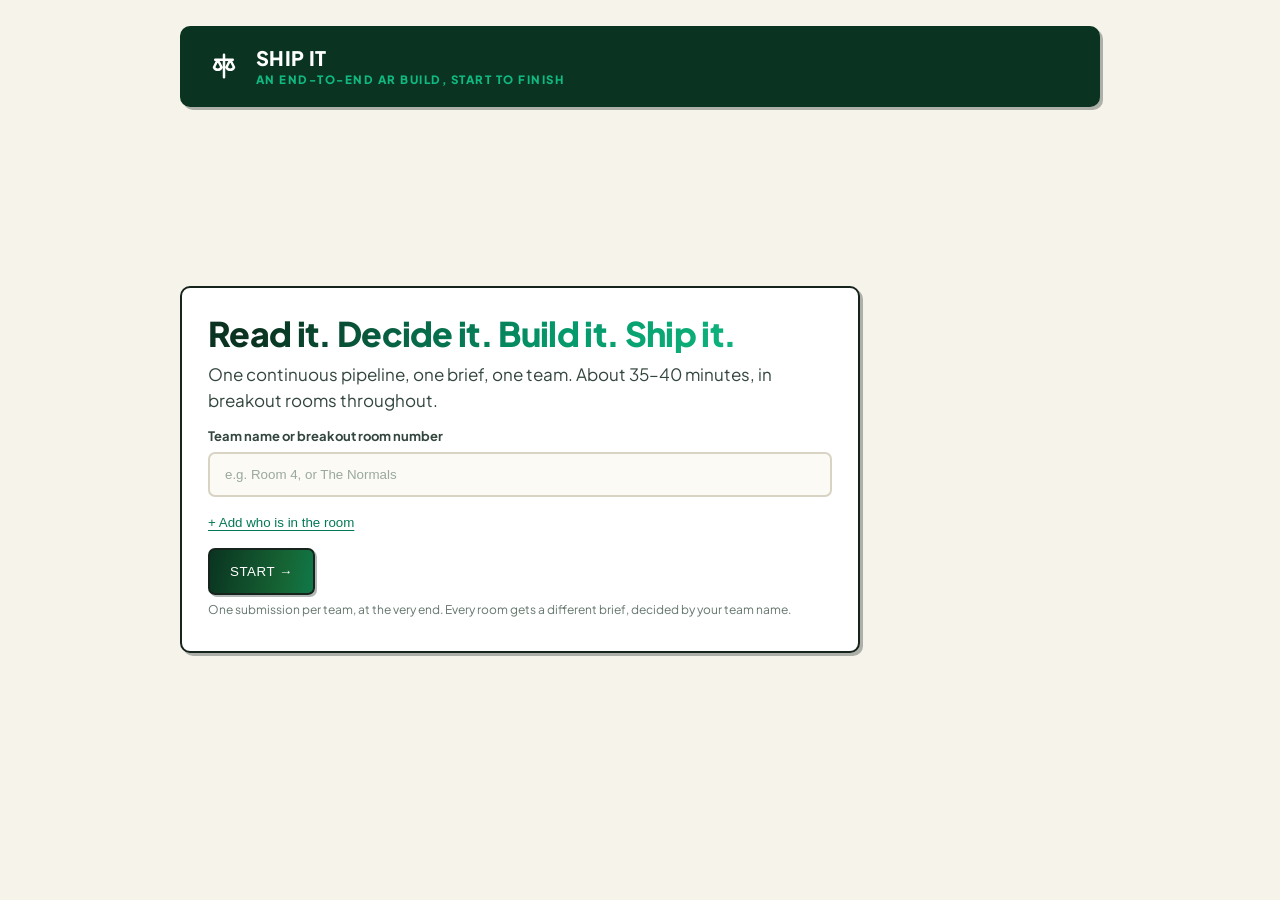
<file: index.html>
<!doctype html>
<html lang="en">
<head>
<meta charset="utf-8" />
<meta name="viewport" content="width=device-width, initial-scale=1" />
<title>Ship It — Spend the Frame — INTE 42312</title>
<meta name="description" content="Add audio, spend a real frame budget, survive the thermal cliff, then clear the legal notices before you ship." />
<link rel="preconnect" href="https://fonts.googleapis.com" />
<link rel="preconnect" href="https://fonts.gstatic.com" crossorigin />
<link href="https://fonts.googleapis.com/css2?family=Plus+Jakarta+Sans:ital,wght@0,400;0,500;0,600;0,700;0,800;0,900;1,600&display=swap" rel="stylesheet" />
<link rel="stylesheet" href="styles.css" />
<link rel="stylesheet" href="lab.css" />
</head>
<body>
<div class="wrap">

  <div class="hero-banner">
    <span class="hero-mark">
      <svg viewBox="0 0 24 24" fill="none">
        <path d="M12 2v4M12 18v4M4.9 4.9l2.8 2.8M16.3 16.3l2.8 2.8M2 12h4M18 12h4M4.9 19.1l2.8-2.8M16.3 7.7l2.8-2.8" stroke="currentColor" stroke-width="2.1" stroke-linecap="round"/>
        <circle cx="12" cy="12" r="3.4" stroke="currentColor" stroke-width="2.1"/>
      </svg>
    </span>
    <span class="hero-text">
      <span class="hero-title">Ship It</span>
      <span class="hero-sub">Spend the frame</span>
    </span>
  </div>

  <main class="main-stage">

    <!-- ============ BRIEF ============ -->
    <section id="brief" hidden>
      <div class="tl-wrap" id="timeline"></div>
      <div class="teamid">
        <span class="who" id="whoName"></span><span class="mem" id="whoMem"></span>
        <a class="swap" href="intro.html">change team</a>
      </div>

      <div class="card">
        <h1>Your brief</h1>
        <div class="brief-scenario">
          <span class="tag" id="briefTag"></span>
          <p id="briefText"></p>
        </div>

        <div class="callout gold">
          <b>Locked in from Build:</b>
          <p id="renderSummary"></p>
        </div>

        <div class="callout gold">
          <b>The rule for this exercise.</b>
          <p>Your camera capture, VIO and image tracking already spend roughly <strong>10ms</strong> of every frame before your own code runs, whatever frame rate you are aiming for &mdash; that pipeline runs at its own pace, it does not shrink just because you asked for fewer frames a second. <strong>What is left over is yours to spend.</strong> Pick your target below and the exact number is computed for you. Every realism feature has a cost, and you <em>can</em> go over &mdash; the bar on the side turns red and shows it &mdash; but you cannot lock in until you cut back down. That is deliberate: in a real project you overspend first and optimise second, not the other way round.</p>
        </div>

        <h3>Choose your target frame rate</h3>
        <p class="lead">This is a real decision, not a formality. A steadier target buys you headroom. A faster one buys you almost nothing to spend, because the fixed 10ms overhead eats a bigger share of a smaller frame.</p>
        <div class="opts row" id="fpsOpts"></div>
        <p class="fine" id="fpsPreview">Pick a target above to see your Round 1 budget.</p>

        <p class="lead">Rendering is already decided &mdash; it is whatever your Scene Build cost. You will add audio first, on its own screen, then spend what is left across grounding, lighting and legibility. There is no single right answer &mdash; there is a right answer <em>for your brief.</em></p>

        <div class="btnrow">
          <button class="btn primary" id="startR1" disabled>Add audio &rarr;</button>
        </div>
      </div>
    </section>

    <!-- ============ AUDIO ============ -->
    <section id="audio" hidden>
      <div class="tl-wrap" id="timelineAudio"></div>
      <div class="teamid">
        <span class="who" id="whoNameAudio"></span><span class="mem" id="briefTagAudio"></span>
      </div>

      <div class="brief-scenario brief-recap">
        <span class="tag" id="recapTagAudio"></span>
        <p id="recapTextAudio"></p>
      </div>

      <div class="card">
        <h2>Add audio</h2>
        <p class="lead">Pick before you see grounding, lighting or legibility &mdash; audio does not get to compete against the other categories for attention once you are staring at all four at once.</p>
        <div class="card" id="catListAudio"></div>
        <p class="fine" id="audioTotal"></p>
        <div class="btnrow">
          <button class="btn primary" id="toRound1">Continue to the rest of the spend &rarr;</button>
        </div>
        <p class="fine" id="blockAudio"></p>
      </div>
    </section>

    <!-- ============ ROUND 1 ============ -->
    <section id="round1" hidden>
      <div class="tl-wrap" id="timeline2"></div>
      <div class="teamid">
        <span class="who" id="whoName2"></span><span class="mem" id="briefTag2"></span>
        <a class="swap" href="intro.html">leave</a>
      </div>

      <div class="worksplit">
      <div class="maincol">
        <div class="brief-scenario brief-recap">
          <span class="tag" id="recapTagR1"></span>
          <p id="recapTextR1"></p>
        </div>
        <div class="card" id="catList1"></div>

        <div class="card">
          <div class="field">
            <label for="just1">In one line: why did you spend where you spent?</label>
            <textarea class="input" id="just1" rows="2" maxlength="240" placeholder="e.g. we paid for ML depth occlusion because visitors get close enough to notice it float"></textarea>
          </div>
          <div class="btnrow">
            <button class="btn primary" id="lockR1" disabled>Lock in Round 1 &rarr;</button>
          </div>
          <p class="fine" id="block1">Fill every mandatory category first.</p>
        </div>
      </div>

      <div class="sidebar">
        <div class="card stackcard">
          <div class="hd"><h3>Budget</h3><span class="side" id="fpsBadgeR1">Round 1</span></div>
          <div class="stacktotal" id="totalR1">0.0 <small>/ 6.7 ms</small></div>
          <div class="stackbar-wrap" id="barR1">
            <div class="stackbar-overzone" id="overzoneR1"></div>
            <div class="stackbar-capline" id="capLineR1"><span id="capLabelR1"></span></div>
            <div class="stackbar-track" id="trackR1"></div>
          </div>
          <div class="stackbar-legend">
            <span class="legend-item"><i class="legend-dot cat-ground"></i>Grounding</span>
            <span class="legend-item"><i class="legend-dot cat-light"></i>Lighting</span>
            <span class="legend-item"><i class="legend-dot cat-audio"></i>Audio</span>
            <span class="legend-item"><i class="legend-dot cat-legibility"></i>Legibility</span>
            <span class="legend-item"><i class="legend-dot cat-render"></i>Rendering</span>
          </div>
          <p class="fine" id="hint1">&ldquo;Nothing&rdquo; counts as a pick. Going over is allowed &mdash; the bar turns red. You cut back down before locking in, same as a real optimisation pass.</p>
        </div>
      </div>
      </div>
    </section>

    <!-- ============ THROTTLE ============ -->
    <section id="throttle" hidden>
      <div class="tl-wrap" id="timeline3"></div>
      <div class="teamid"><span class="who" id="whoName3"></span></div>
      <div class="card">
        <h1>Five minutes in.</h1>
        <div class="throttle-card">
          <p class="big" id="throttleLine"></p>
          <div class="capdrop"><span class="was" id="capWas"></span><span class="now" id="capNow"></span></div>
          <p class="line">Your budget for the rest of this session just shrank. Your Round 1 picks are still there &mdash; you can keep, swap or drop anything, as long as the new total fits.</p>
        </div>
        <div class="btnrow">
          <button class="btn primary" id="startR2">Renegotiate the budget &rarr;</button>
        </div>
      </div>
    </section>

    <!-- ============ ROUND 2 / OPTIMISE ============ -->
    <section id="round2" hidden>
      <div class="tl-wrap" id="timeline4"></div>
      <div class="teamid">
        <span class="who" id="whoName4"></span><span class="mem" id="briefTag4"></span>
      </div>

      <div class="worksplit">
      <div class="maincol">
        <div class="brief-scenario brief-recap">
          <span class="tag" id="recapTagR2"></span>
          <p id="recapTextR2"></p>
        </div>
        <div class="callout gold" id="callbackCard"></div>
        <div class="card" id="catList2"></div>

        <div class="card">
          <p class="lead"><b>Could you have designed for this from the start?</b></p>
          <div class="opts row" id="planOpts">
            <button type="button" class="opt" data-v="yes" aria-pressed="false"><span class="ttl">Yes</span><span class="sub">We would have picked differently in Round 1 if we had known</span></button>
            <button type="button" class="opt" data-v="no" aria-pressed="false"><span class="ttl">No</span><span class="sub">This genuinely was not predictable from the brief</span></button>
          </div>
          <div class="field">
            <label for="note2">In one line: what did you cut, and why that and not something else?</label>
            <textarea class="input" id="note2" rows="2" maxlength="240" placeholder="e.g. we dropped the long reverb first, it was the single most expensive line and nobody would miss it"></textarea>
          </div>
          <div class="btnrow">
            <button class="btn primary" id="submit" disabled>Lock in this answer &rarr;</button>
          </div>
          <p class="fine" id="block2">Fit under the new budget, and tell us which way you would have planned ahead.</p>
        </div>
      </div>

      <div class="sidebar">
        <div class="card stackcard">
          <div class="hd"><h3>Budget</h3><span class="side" id="fpsBadgeR2">Round 2, throttled</span></div>
          <div class="stacktotal" id="totalR2">0.0 <small>/ 0.0 ms</small></div>
          <div class="stackbar-wrap" id="barR2">
            <div class="stackbar-overzone" id="overzoneR2"></div>
            <div class="stackbar-capline" id="capLineR2"><span id="capLabelR2"></span></div>
            <div class="stackbar-track" id="trackR2"></div>
          </div>
          <div class="stackbar-legend">
            <span class="legend-item"><i class="legend-dot cat-ground"></i>Grounding</span>
            <span class="legend-item"><i class="legend-dot cat-light"></i>Lighting</span>
            <span class="legend-item"><i class="legend-dot cat-audio"></i>Audio</span>
            <span class="legend-item"><i class="legend-dot cat-legibility"></i>Legibility</span>
            <span class="legend-item"><i class="legend-dot cat-render"></i>Rendering</span>
          </div>
          <p class="fine">Kept from Round 1 stays in place. Cut something and its slice disappears &mdash; add something new and a slice appears.</p>
        </div>
      </div>
      </div>
    </section>

    <!-- ============ LEGAL NOTICES ============ -->
    <section id="legal" hidden>
      <div class="tl-wrap" id="timeline5"></div>
      <div class="teamid"><span class="who" id="whoName5"></span></div>

      <div class="card">
        <h2>Legal notices, before you ship</h2>
        <p class="lead">The last stop before this goes out under your team's name. Not new work &mdash; this is where you check the work you already did actually made it into the build.</p>

        <div class="callout" id="legalAttrCard"></div>
        <div class="callout gold" id="legalPlatformCard"></div>

        <div class="field">
          <label>
            <input type="checkbox" id="legalConfirm" style="width:auto;margin-right:8px" />
            We have put the required credit somewhere a viewer could actually find it &mdash; a credits screen or an about page, not a code comment nobody outside the team will ever open.
          </label>
        </div>

        <div class="btnrow">
          <button class="btn primary" id="toShip" disabled>Ship it &rarr;</button>
        </div>
      </div>
    </section>

    <!-- ============ DONE ============ -->
    <section id="done" hidden>
      <div class="tl-wrap" id="timeline6"></div>
      <div class="teamid"><span class="who" id="whoName6"></span></div>
      <div class="card" id="doneCard"></div>
    </section>

  </main>
</div>

<script src="common.js"></script>
<script src="data/frame-data.js"></script>
<script>
(function(){
  "use strict";
  const { $, $$, esc, toast, show, clamp, bindPress, renderTimeline,
          saveRun, markSubmitted, hasSubmitted, getIdentity, pickBrief, getPipe } = ML;

  const ACT = "frame";
  const ENDPOINT = "/api/frame-results";

  const FPS_OPTIONS = window.FRAME_FPS_OPTIONS;
  const capForFps = window.FRAME_CAP_FOR_FPS;
  const CATEGORIES = window.FRAME_CATEGORIES;
  const BRIEFS     = window.FRAME_BRIEFS;

  /* ---------- identity + pipeline gating ----------
     This is the last of the four pages. There is no sign-in here any
     more — a team arrives with an identity already set in intro.html,
     and this page refuses to run at all without a completed source.html
     + scene.html for that same team, since Round 1's rendering cost is
     derived from what scene.html computed. */
  const params = new URLSearchParams(location.search);

  const me = getIdentity();
  if (!me){ location.replace("intro.html"); return; }

  const pipe = getPipe(me.team);
  if (!pipe.source){ location.replace("source.html"); return; }
  // ?demo=1 is only ever typed on intro.html, which stamps it into the
  // pipe — none of the plain-href navigations between pages carry a
  // query string forward. Still honoured directly here too, in case
  // someone appends it to this page's URL specifically.
  const DEMO = params.get("demo") === "1" || !!pipe.demo;
  if (!pipe.scene){ location.replace("scene.html"); return; }

  const RENDER_MS = pipe.scene.renderMs;
  const SCENE_TOTALS = pipe.scene.totals;

  /* Rendering & assets is a single locked pick, not a free choice — see
     the comment above FRAME_RENDER_MS_FROM_SCENE in data/frame-data.js.
     Folding it into the same OPTIONS array as everything else keeps
     totalMs / catState / paintStack unchanged; only renderCatList and
     the two click handlers need to know it cannot be toggled. */
  const OPTIONS = window.FRAME_OPTIONS.concat([{
    id: "r_derived", category: "render", label: "Rendering & assets",
    note: "From your Scene Build: " + SCENE_TOTALS.draws + " draw calls, " + SCENE_TOTALS.textureMB + "MB of texture, hero asset included.",
    ms: RENDER_MS, locked: true,
  }]);

  const byId = {};
  OPTIONS.forEach(o => { byId[o.id] = o; });
  const catMap = {};
  CATEGORIES.forEach(c => { catMap[c.id] = c; });

  function paintWho(){
    ["whoName","whoNameAudio","whoName2","whoName3","whoName4","whoName5","whoName6"].forEach(id => {
      const el = $("#" + id); if (el) el.textContent = me.team;
    });
    $("#whoMem").textContent = me.members ? "· " + me.members : "";
  }

  function paintTimelines(){
    const map = { timeline: "spend", timelineAudio: "audio", timeline2: "spend",
                  timeline3: "optimise", timeline4: "optimise", timeline5: "legal", timeline6: "ship" };
    Object.keys(map).forEach(id => { const el = $("#" + id); if (el) renderTimeline(el, map[id]); });
  }

  let R1_CAP = null;
  let TARGET_FPS = null;
  let BRIEF = null;

  function round2CapFor(){
    return Math.round(R1_CAP * BRIEF.throttleRatio * 10) / 10;
  }

  /* ---------- state ---------- */
  let r1picks = new Set(["r_derived"]);
  let r2picks = new Set();
  let plan = null;

  function totalMs(picks){
    let t = 0;
    picks.forEach(id => { const o = byId[id]; if (o) t += o.ms; });
    return Math.round(t * 10) / 10;
  }

  function catCounts(picks){
    const counts = {};
    picks.forEach(id => { const o = byId[id]; if (o) counts[o.category] = (counts[o.category] || 0) + 1; });
    return counts;
  }

  function catState(picks){
    const counts = catCounts(picks);
    return CATEGORIES.map(c => {
      const n = counts[c.id] || 0;
      return { cat: c, n, met: n >= c.min && n <= c.max };
    });
  }

  /* ---------- rendering the picklist ----------
     round = 1 or 2. only, if given, restricts which categories render
     here — audio gets pulled onto its own screen ahead of Round 1, so
     Round 1's own list excludes it (still visible in the sidebar bar,
     since paintStack draws from the full pick set regardless). Round 2
     renegotiates everything, audio included, so it passes no filter. */
  function renderCatList(mountSel, picks, cap, round, only){
    const mount = $(mountSel);
    let h = "";
    const cats = only ? CATEGORIES.filter(c => only.indexOf(c.id) !== -1) : CATEGORIES;
    cats.forEach(cat => {
      const opts = OPTIONS.filter(o => o.category === cat.id);

      if (cat.locked){
        const o = opts[0];
        h += '<h4 class="catname">' + esc(cat.label) + ' <span class="req">(from your Scene Build)</span></h4><div class="picklist">';
        h += '<button type="button" class="pick is-locked" data-id="' + esc(o.id) + '" aria-pressed="true" disabled>' +
          '<span class="box"><svg viewBox="0 0 24 24"><path d="M4 12.5 9.5 18 20 6.5"/></svg></span>' +
          '<span class="nm">' + esc(o.label) + ' <em class="vtag">locked</em><span class="sub">' + esc(o.note) + '</span></span>' +
          '<span class="fig"><b>' + o.ms.toFixed(1) + ' ms</b></span>' +
        '</button></div>';
        return;
      }

      const reqTxt = cat.min === 0 ? "optional" :
                     (cat.min === cat.max ? "pick exactly " + cat.min : "pick " + cat.min + "&ndash;" + cat.max);
      h += '<h4 class="catname">' + esc(cat.label) + ' <span class="req">(' + reqTxt + ')</span></h4><div class="picklist">';
      opts.forEach(o => {
        const picked = picks.has(o.id);
        let tags = "";
        if (o.risky)      tags += ' <em class="vtag risky">risk</em>';
        if (o.deviceGate) tags += ' <em class="vtag gate">pro/max only</em>';
        if (o.headsetOnly)tags += ' <em class="vtag headset">headset only</em>';
        let diffClass = "";
        if (round === 2){
          if (r1picks.has(o.id)) diffClass += " was-picked-r1";
          if (!r1picks.has(o.id)) diffClass += " new-in-r2";
        }
        h += '<button type="button" class="pick' + diffClass +
             '" data-id="' + esc(o.id) + '" aria-pressed="' + picked + '">' +
          '<span class="box"><svg viewBox="0 0 24 24"><path d="M4 12.5 9.5 18 20 6.5"/></svg></span>' +
          '<span class="nm">' + esc(o.label) + tags + '<span class="sub">' + esc(o.note) + '</span></span>' +
          '<span class="fig"><b>' + (o.ms === 0 ? "free" : o.ms.toFixed(1) + " ms") + '</b></span>' +
        '</button>';
      });
      h += '</div>';
    });
    mount.innerHTML = h;
    bindPress(mount);
  }

  /* ================= STACKED BUDGET VISUALIZER =================
     One vertical bar per round, sidebar-mounted. Segments render in
     fixed category/option order (not pick order) so a pick keeps the
     same visual slot as neighbours are toggled. Going over the cap is
     allowed by design — the bar runs into a tinted zone above the cap
     line instead of clamping, matching how the Budget Table meters
     already work: show the overage, then make the team cut it back. */

  const CAT_CLASS = { ground:"cat-ground", light:"cat-light", audio:"cat-audio",
                       legibility:"cat-legibility", render:"cat-render" };

  function paintStack(picks, cap, suffix){
    const total = totalMs(picks);
    const over = total > cap + 1e-9;
    const scale = Math.max(cap * 1.4, total * 1.05, 0.1);
    const capPct = clamp((cap / scale) * 100, 0, 100);

    const totalEl = $("#total" + suffix);
    totalEl.innerHTML = total.toFixed(1) + ' <small>/ ' + cap.toFixed(1) + ' ms</small>' +
      (over ? ' <span class="overby">+' + (total - cap).toFixed(1) + ' over</span>' : '');
    totalEl.classList.toggle("over", over);

    $("#capLabel" + suffix).textContent = cap.toFixed(1) + " cap";
    $("#capLine" + suffix).style.bottom = capPct.toFixed(1) + "%";

    const overzone = $("#overzone" + suffix);
    overzone.style.height = (100 - capPct).toFixed(1) + "%";
    overzone.style.display = over ? "block" : "none";

    $("#bar" + suffix).classList.toggle("over", over);

    const track = $("#track" + suffix);
    track.innerHTML = OPTIONS.filter(o => picks.has(o.id)).map(o => {
      const h = clamp((o.ms / scale) * 100, 0, 100);
      return '<div class="stackseg ' + CAT_CLASS[o.category] + '" style="height:' + h.toFixed(2) +
        '%" title="' + esc(o.label) + ' — ' + (o.ms === 0 ? "free" : o.ms.toFixed(1) + "ms") + '"></div>';
    }).join("");
  }

  /* ================= AUDIO (its own screen, ahead of Round 1) =================
     Audio still spends from the same shared budget — this only changes
     when it's decided, not how it's scored. Gated the same way the fps
     picker is gated: a team can never lock in a combination here that
     would leave Round 1 impossible, since there is no way back to this
     screen once they move on (audio's own min is 0, so retreating to
     "nothing" always exists as a fallback). */
  function refreshAudio(){
    renderCatList("#catListAudio", r1picks, R1_CAP, 1, ["audio"]);
    const used = totalMs(r1picks);   // render + whatever audio has picked so far
    const ok = used <= R1_CAP;
    $("#audioTotal").textContent = "Running total so far (rendering + audio): " +
      used.toFixed(1) + "ms of your " + R1_CAP.toFixed(1) + "ms Round 1 budget.";
    $("#toRound1").disabled = !ok;
    $("#blockAudio").textContent = ok
      ? "Fits so far — grounding, lighting and legibility are still to come."
      : "Over budget already from rendering and audio alone — remove an audio pick before continuing.";
    $("#blockAudio").className = "fine" + (ok ? " okmsg" : "");
  }

  $("#catListAudio").addEventListener("click", e => {
    const b = e.target.closest(".pick");
    if (!b || b.disabled) return;
    const id = b.dataset.id;
    if (r1picks.has(id)) r1picks.delete(id); else r1picks.add(id);
    refreshAudio();
  });

  /* ================= ROUND 1 ================= */

  function refreshR1(){
    renderCatList("#catList1", r1picks, R1_CAP, 1, ["ground", "light", "legibility", "render"]);
    paintStack(r1picks, R1_CAP, "R1");

    const t = totalMs(r1picks);
    const st = catState(r1picks);
    const bad = st.filter(s => !s.met);
    const ok = !bad.length && t <= R1_CAP;
    $("#lockR1").disabled = !ok;
    $("#block1").textContent = ok
      ? "Everything fits. You can keep tuning, or lock it in."
      : bad.length
        ? "Still needs a pick in: " + bad.map(s => s.cat.label).join(", ") + "."
        : "Over budget — remove something before you can lock in.";
    $("#block1").className = "fine" + (ok ? " okmsg" : "");
  }

  $("#catList1").addEventListener("click", e => {
    const b = e.target.closest(".pick");
    if (!b || b.disabled || (byId[b.dataset.id] && byId[b.dataset.id].locked)) return;
    const id = b.dataset.id;
    if (r1picks.has(id)) r1picks.delete(id); else r1picks.add(id);
    refreshR1();
  });

  /* ================= ROUND 2 ================= */

  function refreshR2(){
    const cap = round2CapFor();
    renderCatList("#catList2", r2picks, cap, 2);
    paintStack(r2picks, cap, "R2");

    const t = totalMs(r2picks);
    const st = catState(r2picks);
    const bad = st.filter(s => !s.met);
    const ok = !bad.length && t <= cap && plan;
    $("#submit").disabled = !ok;
    $("#block2").textContent = !plan
      ? "Answer the planning question above."
      : ok
        ? "Fits. Lock it in when you are ready."
        : bad.length
          ? "Still needs a pick in: " + bad.map(s => s.cat.label).join(", ") + "."
          : "Over the throttled budget — cut something else.";
    $("#block2").className = "fine" + (ok && !bad.length && t <= cap ? " okmsg" : "");
  }

  $("#catList2").addEventListener("click", e => {
    const b = e.target.closest(".pick");
    if (!b || b.disabled || (byId[b.dataset.id] && byId[b.dataset.id].locked)) return;
    const id = b.dataset.id;
    if (r2picks.has(id)) r2picks.delete(id); else r2picks.add(id);
    refreshR2();
  });

  $("#planOpts").addEventListener("click", e => {
    const b = e.target.closest(".opt");
    if (!b) return;
    plan = b.dataset.v;
    $$("#planOpts .opt").forEach(x => x.setAttribute("aria-pressed", String(x === b)));
    refreshR2();
  });

  /* ================= SCREEN FLOW ================= */

  $("#startR1").addEventListener("click", () => { refreshAudio(); show("audio"); });
  $("#toRound1").addEventListener("click", () => { refreshR1(); show("round1"); });

  $("#lockR1").addEventListener("click", () => {
    r2picks = new Set(r1picks); // renegotiation starts from what you already had
    $("#throttleLine").textContent = BRIEF.throttleLine;
    $("#capWas").textContent = R1_CAP.toFixed(1) + " ms";
    $("#capNow").textContent = round2CapFor().toFixed(1) + " ms";
    show("throttle");
  });

  /* Callback to what the room said before any mechanics started
     (intro.html's Discuss screen) and what it predicted it would need
     (intro.html's Features screen) — a real comparison, not just a
     reflective question, and it costs nothing new to score since it
     only reads data already captured. */
  function paintCallback(){
    const intro = pipe.intro || {};
    const feat = intro.features || {};
    // Same labels intro.html's Features screen used (from catMap,
    // which is built from the same FRAME_CATEGORIES both pages load) —
    // so a team comparing the two screens sees identical wording, and
    // render (locked, never predicted) is excluded on both sides.
    const featCatIds = Object.keys(catMap).filter(id => !catMap[id].locked);
    const predicted = featCatIds.filter(id => feat[id]).map(id => catMap[id].label);
    const actualCats = new Set();
    r1picks.forEach(id => { const o = byId[id]; if (o && o.ms > 0 && catMap[o.category] && !catMap[o.category].locked) actualCats.add(o.category); });
    const actual = featCatIds.filter(id => actualCats.has(id)).map(id => catMap[id].label);
    let h = '<b>Before a single technical decision, your room said:</b>' +
      '<p>&ldquo;' + esc(intro.discuss || "(no answer recorded)") + '&rdquo;</p>';
    h += '<p><b>You predicted you would need:</b> ' + esc(predicted.length ? predicted.join(", ") : "nothing in particular") +
      '. <b>Round 1 actually spent real money on:</b> ' + esc(actual.length ? actual.join(", ") : "nothing") + '.</p>';
    $("#callbackCard").innerHTML = h;
  }

  $("#startR2").addEventListener("click", () => { paintCallback(); refreshR2(); show("round2"); });

  $("#submit").addEventListener("click", () => {
    $("#submit").disabled = true;
    populateLegal();
    paintTimelines();
    show("legal");
  });

  function populateLegal(){
    const s = pipe.source;
    let attrHtml = '<b>Your Source credit</b>';
    attrHtml += s.attribution
      ? '<p>&ldquo;' + esc(s.attribution) + '&rdquo;</p>'
      : '<p>No attribution was required for the asset you sourced (' + esc(s.licence) + ').</p>';
    $("#legalAttrCard").innerHTML = attrHtml;

    const intro = pipe.intro || {};
    const platform = (window.AR_PLATFORMS || []).filter(p => p.id === intro.platform)[0];
    let platHtml = '<b>Platform-specific notice</b>';
    platHtml += (platform && platform.id === "native")
      ? '<p>You picked <b>native ARKit / ARCore</b> &mdash; a real build needs an app-store listing disclosing camera use and every third-party asset licence, not just an in-app credits screen.</p>'
      : '<p>You picked <b>handheld WebAR</b> &mdash; the browser handles the camera permission prompt, but the credit still has to live somewhere on the page a visitor could actually find it.</p>';
    $("#legalPlatformCard").innerHTML = platHtml;

    $("#legalConfirm").checked = false;
    $("#toShip").disabled = true;
  }

  $("#legalConfirm").addEventListener("change", () => {
    $("#toShip").disabled = !$("#legalConfirm").checked;
  });

  $("#toShip").addEventListener("click", async () => {
    $("#toShip").disabled = true;
    const cutList   = [...r1picks].filter(id => !r2picks.has(id));
    const addedList = [...r2picks].filter(id => !r1picks.has(id));
    const payload = {
      team: me.team, members: me.members, brief: BRIEF.id, targetFps: TARGET_FPS,
      source: pipe.source,
      scene: pipe.scene,
      intro: pipe.intro,
      round1: { picks: [...r1picks], justification: $("#just1").value.trim() },
      round2: { picks: [...r2picks], plannedAhead: plan, note: $("#note2").value.trim(),
                cutList, addedList },
      legal: { confirmed: true },
      ua: navigator.userAgent, ts: Date.now(),
    };

    let sentOk = false, savedId = "", alreadySubmitted = false;
    if (hasSubmitted(ACT)){
      // Already shipped once for this team — show the same summary
      // again without writing a second record to the board.
      alreadySubmitted = true; sentOk = true;
    } else if (!DEMO){
      try {
        const res = await saveRun(ENDPOINT, payload);
        markSubmitted(ACT, res.id); savedId = res.id; sentOk = true;
      } catch (err) {
        sentOk = false;
      }
    }
    renderDone(payload, cutList, addedList, sentOk, alreadySubmitted);
    paintTimelines();
    show("done");
  });

  function renderDone(payload, cutList, addedList, sentOk, alreadySubmitted){
    const r1t = totalMs(r1picks), r2t = totalMs(r2picks);
    const r2cap = round2CapFor();
    const futureProofed = r1t <= r2cap;
    const cutLabels = cutList.map(id => byId[id] ? byId[id].label : id);

    let sentence = "Brief: " + BRIEF.title + " at " + TARGET_FPS + "fps. Round 1 spent " + r1t.toFixed(1) +
      "ms of " + R1_CAP.toFixed(1) + ". After the throttle (" + r2cap.toFixed(1) + "ms), we " +
      (cutLabels.length ? "cut " + cutLabels.join(", ") : "changed nothing") +
      " and finished at " + r2t.toFixed(1) + "ms. " +
      (futureProofed
        ? "Our Round 1 picks would already have survived the throttle."
        : "We had to renegotiate.") +
      (plan === "yes" ? " We think we could have planned ahead." : " We think this was not predictable from the brief.");

    let h = '<h1>' + (sentOk ? "Locked in and sent." : "Locked in.") + '</h1>';
    if (alreadySubmitted) h += '<p class="lead">Already submitted once for this team, so this run was not saved again — here is your summary regardless.</p>';
    else if (!sentOk) h += '<p class="lead">Could not reach the server, so read this out instead.</p>';

    h += '<div class="callout' + (futureProofed ? " green" : " gold") + '"><b>' +
      (futureProofed ? "Future-proofed." : "Caught by the throttle.") + '</b><p>' +
      (futureProofed
        ? "Your Round 1 spend already fit inside the Round 2 cap. The throttle cost you nothing."
        : "Your Round 1 spend did not fit once the phone throttled. That is completely normal — it is the point of the exercise.") +
      '</p></div>';

    h += '<div class="stat-grid">' +
      '<div class="stat"><span class="lbl">Brief</span><span class="v" style="font-size:16px">' + esc(BRIEF.title) + '</span></div>' +
      '<div class="stat"><span class="lbl">Target</span><span class="v" style="font-size:16px">' + TARGET_FPS + 'fps</span></div>' +
      '<div class="stat"><span class="lbl">Round 1</span><span class="v">' + r1t.toFixed(1) + '<small>/' + R1_CAP.toFixed(1) + ' ms</small></span></div>' +
      '<div class="stat' + (r2t > r2cap ? " hot" : " ok") + '"><span class="lbl">Round 2</span><span class="v">' + r2t.toFixed(1) + '<small>/' + r2cap.toFixed(1) + ' ms</small></span></div>' +
    '</div>';

    h += '<p class="lead" style="margin-top:14px"><b>Read this out:</b></p>' +
         '<p class="brief-scenario" id="summarySentence">' + esc(sentence) + '</p>';

    h += '<div class="btnrow"><button class="btn tonal" id="copyBtn">Copy summary</button></div>';

    $("#doneCard").innerHTML = h;
    $("#copyBtn").addEventListener("click", () => {
      const text = sentence;
      if (navigator.clipboard && navigator.clipboard.writeText){
        navigator.clipboard.writeText(text).then(() => toast("Copied — paste it into chat"));
      } else {
        toast("Select and copy the text above", true);
      }
    });
  }

  /* ---------- boot ----------
     A team's rendering cost is fixed the moment they leave scene.html —
     it does not shrink when the throttle hits, only the total budget
     does. That means a heavy-but-otherwise-reasonable scene can make
     Round 2 mathematically impossible at 90fps for every single brief
     (the throttled cap can fall below the locked rendering cost alone,
     with nothing left to cut since rendering cannot be removed). There
     is no way back to scene.html once here, so an fps pick that would
     strand a team at the throttle reveal is disabled up front, using
     this team's own real rendering cost — not shown as a free option
     that quietly turns into a dead end four screens later. */
  function fpsFeasible(fps){
    const r1cap = capForFps(fps);
    const r2cap = Math.round(r1cap * BRIEF.throttleRatio * 10) / 10;
    return RENDER_MS <= r2cap;
  }

  function renderFpsOpts(){
    $("#fpsOpts").innerHTML = FPS_OPTIONS.map(f => {
      const ok = fpsFeasible(f.fps);
      return '<button type="button" class="opt' + (ok ? "" : " is-locked") + '" data-fps="' + f.fps + '" aria-pressed="false"' + (ok ? "" : " disabled") + '>' +
        '<span class="ttl">' + f.label + ' &mdash; ' + esc(ok ? f.tag : "Not enough headroom") + '</span>' +
        '<span class="sub">' + esc(ok ? f.note : "Your Scene Build's rendering cost (" + RENDER_MS.toFixed(1) + "ms) would already be more than this brief's throttled budget at " + f.fps + "fps, with nothing left to cut. Pick a steadier target.") + '</span></button>';
    }).join("");
    bindPress($("#fpsOpts"));
  }

  $("#fpsOpts").addEventListener("click", e => {
    const b = e.target.closest(".opt");
    if (!b || b.disabled) return;
    TARGET_FPS = Number(b.dataset.fps);
    R1_CAP = capForFps(TARGET_FPS);
    $$("#fpsOpts .opt").forEach(x => x.setAttribute("aria-pressed", String(x === b)));
    $("#fpsPreview").innerHTML = 'At <b>' + TARGET_FPS + 'fps</b> your frame is ' +
      (1000 / TARGET_FPS).toFixed(1) + 'ms. Minus the ~10ms overhead, your Round 1 budget is <b>' +
      R1_CAP.toFixed(1) + 'ms</b>.';
    $("#startR1").disabled = false;
    $("#fpsBadgeR1").textContent = "Round 1 · " + TARGET_FPS + "fps";
    $("#fpsBadgeR2").textContent = "Round 2, throttled · " + TARGET_FPS + "fps";
  });

  function boot(){
    paintWho();
    BRIEF = pickBrief(me.team, BRIEFS);
    TARGET_FPS = null;
    R1_CAP = null;
    $("#briefTag").textContent = BRIEF.title;
    $("#briefText").textContent = BRIEF.scenario;
    $("#briefTag2").textContent = BRIEF.title;
    $("#briefTag4").textContent = BRIEF.title;
    $("#briefTagAudio").textContent = BRIEF.title;
    $("#recapTagR1").textContent = "Your brief: " + BRIEF.title;
    $("#recapTextR1").textContent = BRIEF.scenario;
    $("#recapTagR2").textContent = "Your brief: " + BRIEF.title;
    $("#recapTextR2").textContent = BRIEF.scenario;
    $("#recapTagAudio").textContent = "Your brief: " + BRIEF.title;
    $("#recapTextAudio").textContent = BRIEF.scenario;
    $("#renderSummary").textContent = pipe.source.caseTitle + " (" + pipe.source.licence + ") plus " +
      pipe.scene.picks.length + " scene prop" + (pipe.scene.picks.length === 1 ? "" : "s") + " comes to " +
      SCENE_TOTALS.draws + " draw calls and " + SCENE_TOTALS.textureMB + "MB — that is " +
      RENDER_MS.toFixed(1) + "ms of rendering cost, every frame, before you spend anything below.";
    renderFpsOpts();
    $("#fpsPreview").textContent = "Pick a target above to see your Round 1 budget.";
    $("#startR1").disabled = true;
    paintTimelines();
    show("brief");
  }

  boot();

})();
</script>
</body>
</html>
</file>
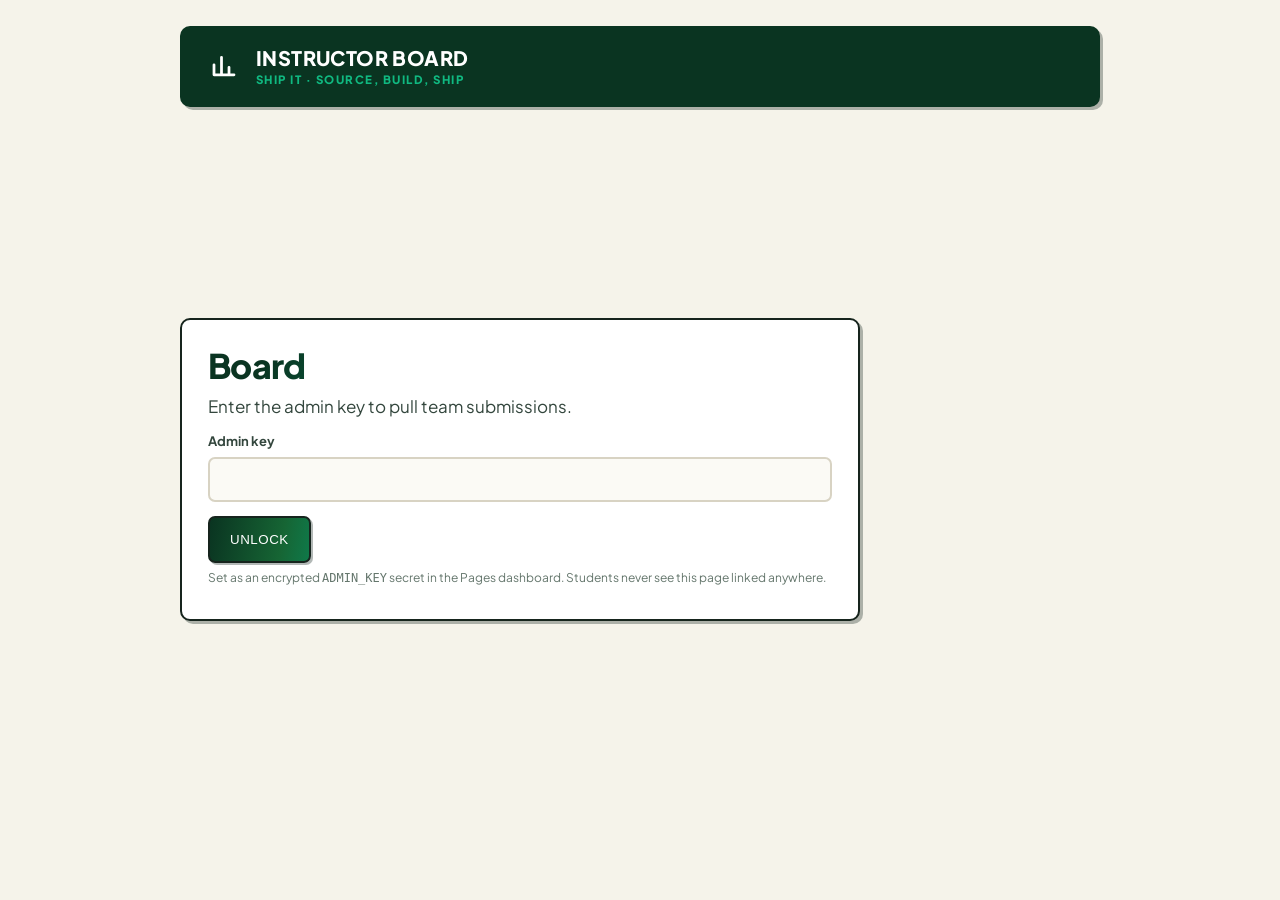
<file: admin.html>
<!doctype html>
<html lang="en">
<head>
<meta charset="utf-8" />
<meta name="viewport" content="width=device-width, initial-scale=1" />
<title>Ship It — Instructor Board</title>
<meta name="robots" content="noindex,nofollow" />
<link rel="preconnect" href="https://fonts.googleapis.com" />
<link rel="preconnect" href="https://fonts.gstatic.com" crossorigin />
<link href="https://fonts.googleapis.com/css2?family=Plus+Jakarta+Sans:ital,wght@0,400;0,500;0,600;0,700;0,800;0,900;1,600&display=swap" rel="stylesheet" />
<link rel="stylesheet" href="styles.css" />
<link rel="stylesheet" href="lab.css" />
</head>
<body>
<div class="wrap">

  <div class="hero-banner">
    <span class="hero-mark">
      <svg viewBox="0 0 24 24" fill="none">
        <path d="M4 19V11M10 19V5M16 19v-6M4 19h16" stroke="currentColor" stroke-width="2.2" stroke-linecap="round" stroke-linejoin="round"/>
      </svg>
    </span>
    <span class="hero-text">
      <span class="hero-title">Instructor Board</span>
      <span class="hero-sub">Ship It &middot; source, build, ship</span>
    </span>
  </div>

  <main class="main-stage">

    <!-- ============ KEY GATE ============ -->
    <section id="gate">
      <div class="card narrow">
        <h1>Board</h1>
        <p class="lead">Enter the admin key to pull team submissions.</p>
        <div class="field">
          <label for="key">Admin key</label>
          <input class="input" id="key" type="password" autocomplete="current-password" />
        </div>
        <div class="btnrow">
          <button class="btn primary" id="unlock">Unlock</button>
        </div>
        <p class="fine">Set as an encrypted <span class="mono">ADMIN_KEY</span> secret in the Pages dashboard. Students never see this page linked anywhere.</p>
      </div>
    </section>

    <!-- ============ BOARD ============ -->
    <section id="board" hidden>
      <div class="util-row" style="display:flex;gap:8px;flex-wrap:wrap;align-items:center;margin-bottom:14px">
        <button class="btn tonal" id="refresh">&#8635; Refresh</button>
        <button class="btn ghost" id="csv">Export CSV</button>
        <button class="btn danger" id="wipe">Clear all submissions</button>
        <span class="muted mono" id="meta"></span>
      </div>

      <div id="mount"><div class="card"><p class="muted">Loading&hellip;</p></div></div>
    </section>

  </main>
</div>

<script src="common.js"></script>
<script src="data/frame-data.js"></script>
<script src="panels/frame-panel.js"></script>
<script>
(function(){
  const { $, fetchRuns, clearRuns, toast, download, toCSV, stamp, show } = ML;
  const PANEL = window.PANEL_frame;

  let key = "";
  let cache = null;

  async function load(force){
    const mount = $("#mount");
    if(!cache || force){
      mount.innerHTML = '<div class="card"><p class="muted">Loading&hellip;</p></div>';
      try{
        const data = await fetchRuns(PANEL.endpoint, key);
        cache = data.runs || [];
      }catch(err){
        if(String(err.message).includes("unauthorized")){
          toast("Key rejected", true);
          sessionStorage.removeItem("framebudget.key");
          show("gate");
          return;
        }
        mount.innerHTML = '<div class="card"><p class="bad">Could not load: ' + ML.esc(err.message) + '</p></div>';
        return;
      }
    }
    $("#meta").textContent = cache.length + " submission" + (cache.length === 1 ? "" : "s") +
      (cache.length ? " · latest " + stamp(Math.max.apply(null, cache.map(r => r.ts || 0))) : "");
    PANEL.render(cache, mount);
  }

  $("#unlock").addEventListener("click", () => {
    key = $("#key").value.trim();
    if(!key){ toast("Key required", true); return; }
    sessionStorage.setItem("framebudget.key", key);
    show("board");
    load(true);
  });
  $("#key").addEventListener("keydown", e => { if(e.key === "Enter") $("#unlock").click(); });

  $("#refresh").addEventListener("click", () => load(true));

  $("#csv").addEventListener("click", () => {
    if(!cache || !cache.length){ toast("Nothing to export", true); return; }
    download("ship-it-results.csv", toCSV(PANEL.csv(cache)), "text/csv");
  });

  $("#wipe").addEventListener("click", async () => {
    if(!confirm("Delete every submission? This cannot be undone.")) return;
    try{
      await clearRuns(PANEL.endpoint, key);
      cache = null;
      toast("Cleared");
      load(true);
    }catch(err){ toast(err.message, true); }
  });

  const saved = sessionStorage.getItem("framebudget.key");
  if(saved){ key = saved; show("board"); load(true); } else { show("gate"); }
})();
</script>
</body>
</html>
</file>
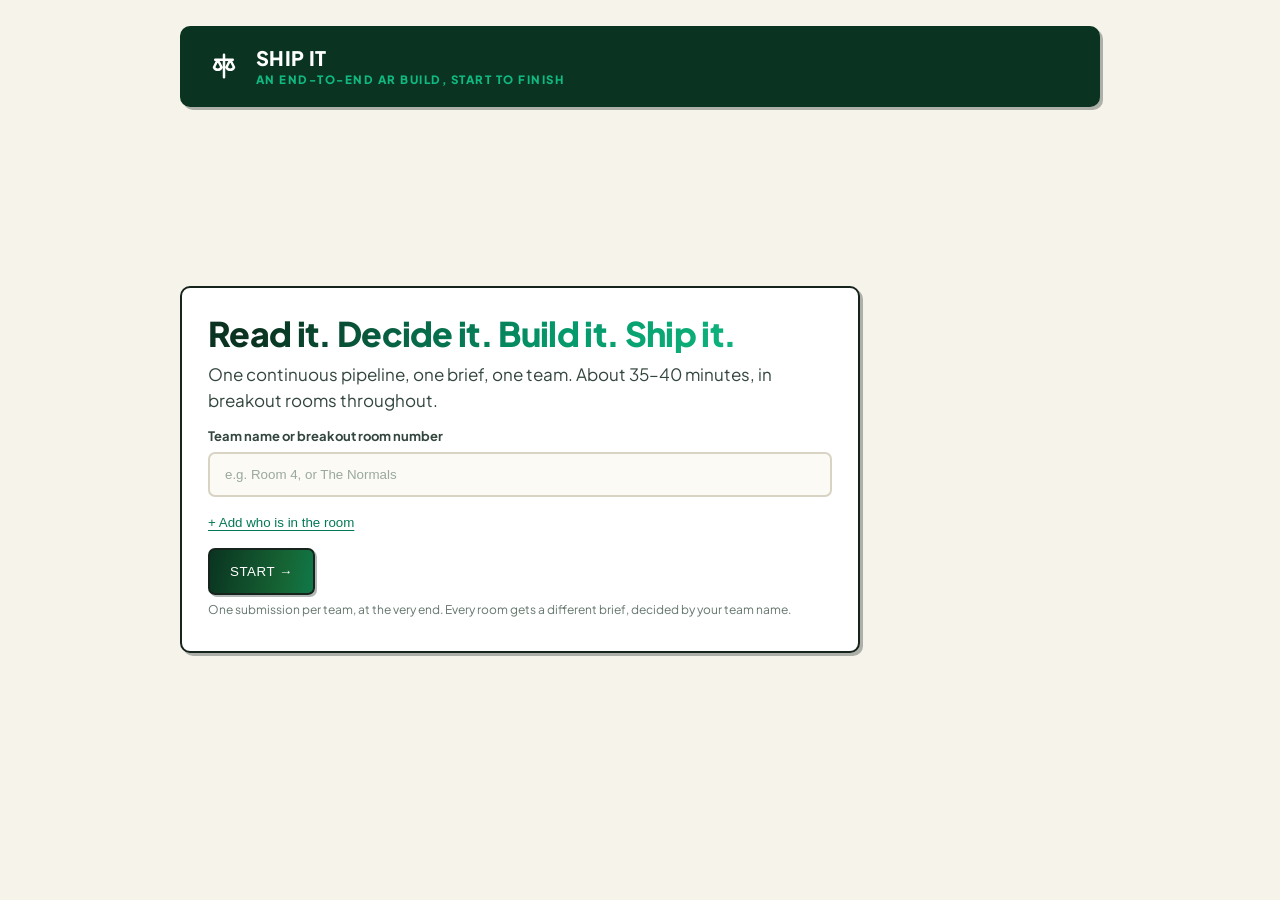
<file: intro.html>
<!doctype html>
<html lang="en">
<head>
<meta charset="utf-8" />
<meta name="viewport" content="width=device-width, initial-scale=1" />
<title>Ship It — Start Here — INTE 42312</title>
<meta name="description" content="The end-to-end AR pipeline: read the brief, decide your platform and features, then source, build, and ship it." />
<link rel="preconnect" href="https://fonts.googleapis.com" />
<link rel="preconnect" href="https://fonts.gstatic.com" crossorigin />
<link href="https://fonts.googleapis.com/css2?family=Plus+Jakarta+Sans:ital,wght@0,400;0,500;0,600;0,700;0,800;0,900;1,600&display=swap" rel="stylesheet" />
<link rel="stylesheet" href="styles.css" />
<link rel="stylesheet" href="lab.css" />
</head>
<body>
<div class="wrap">

  <div class="hero-banner">
    <span class="hero-mark">
      <svg viewBox="0 0 24 24" fill="none">
        <path d="M12 3v18M5 7h14M7 7l-3 6a3.2 3.2 0 0 0 6 0zM17 7l-3 6a3.2 3.2 0 0 0 6 0z" stroke="currentColor" stroke-width="2" stroke-linecap="round" stroke-linejoin="round"/>
      </svg>
    </span>
    <span class="hero-text">
      <span class="hero-title">Ship It</span>
      <span class="hero-sub">An end-to-end AR build, start to finish</span>
    </span>
  </div>

  <!-- ============ TEAM SIGN-IN ============ -->
  <main class="main-stage">
  <section id="signin">
    <div class="card narrow">
      <h1>Read it. Decide it. Build it. Ship it.</h1>
      <p class="lead">One continuous pipeline, one brief, one team. About 35&ndash;40 minutes, in breakout rooms throughout.</p>

      <div class="field">
        <label for="team">Team name or breakout room number</label>
        <input class="input" id="team" maxlength="60" autocomplete="off" placeholder="e.g. Room 4, or The Normals" />
      </div>

      <button type="button" class="link-toggle" id="memToggle">+ Add who is in the room</button>
      <div class="field" id="memField" hidden>
        <label for="members">Names, separated by commas</label>
        <input class="input" id="members" maxlength="200" autocomplete="off" placeholder="Ayesha, Ben, Chidi, Dan" />
      </div>

      <div class="btnrow">
        <button class="btn primary" id="go">Start &rarr;</button>
      </div>
      <p class="fine">One submission per team, at the very end. Every room gets a different brief, decided by your team name.</p>
    </div>
  </section>

  <!-- ============ BRIEF ============ -->
  <section id="brief" hidden>
    <div class="tl-wrap" id="timeline"></div>
    <div class="teamid">
      <span class="who" id="whoName"></span><span class="mem" id="whoMem"></span>
    </div>

    <div class="card">
      <h1>Your brief</h1>
      <div class="brief-scenario">
        <span class="tag" id="briefTag"></span>
        <p id="briefText"></p>
      </div>

      <div class="callout gold">
        <b>The shape of the whole thing.</b>
        <p>Read your brief, say your first thoughts, decide a platform and which features it needs. Then source a hero asset under a real licence, build the scene around it, add audio, and ship the whole thing under a real per-frame budget. One team, one build, straight through.</p>
      </div>

      <div class="btnrow">
        <button class="btn primary" id="toDiscuss">First thoughts &rarr;</button>
      </div>
    </div>
  </section>

  <!-- ============ DISCUSS ============ -->
  <section id="discuss" hidden>
    <div class="tl-wrap" id="timeline2"></div>
    <div class="teamid"><span class="who" id="whoName2"></span><span class="mem" id="briefTag2"></span></div>

    <div class="card">
      <h2>Before you decide anything technical</h2>
      <p class="lead">No mechanics yet. Just talk to your room for a minute, then write down where you land.</p>

      <div class="field">
        <label for="discussIn">In one or two sentences: what's the riskiest or most demanding part of this brief?</label>
        <textarea class="input" id="discussIn" rows="3" maxlength="300" placeholder="e.g. it runs continuously outdoors, so heat and glare are both going to bite us"></textarea>
      </div>

      <div class="btnrow">
        <button class="btn primary" id="toPlatform">Next: pick a platform &rarr;</button>
      </div>
      <p class="fine" id="discussBlock">Write a sentence before you continue.</p>
    </div>
  </section>

  <!-- ============ PLATFORM ============ -->
  <section id="platform" hidden>
    <div class="tl-wrap" id="timeline3"></div>
    <div class="teamid"><span class="who" id="whoName3"></span><span class="mem" id="briefTag3"></span></div>

    <div class="card">
      <h2>Select a platform</h2>
      <p class="lead">The layer underneath the track decision you already made this course. Pick the one your brief actually needs.</p>
      <div class="opts" id="platformOpts"></div>

      <div class="btnrow">
        <button class="btn primary" id="toFeatures" disabled>Next: select features &rarr;</button>
      </div>
    </div>
  </section>

  <!-- ============ FEATURES ============ -->
  <section id="features" hidden>
    <div class="tl-wrap" id="timeline4"></div>
    <div class="teamid"><span class="who" id="whoName4"></span><span class="mem" id="briefTag4"></span></div>

    <div class="card">
      <h2>Predict your features</h2>
      <p class="lead">Before you see any cost numbers: which of these do you think your finished build will actually need? This is a prediction, not a commitment &mdash; you'll see how it held up later.</p>
      <div class="opts" id="featureOpts"></div>

      <div class="btnrow">
        <button class="btn primary" id="toSource">Next: source the asset &rarr;</button>
      </div>
      <p class="fine">Pick yes or no for all four before you continue.</p>
    </div>
  </section>
  </main>
</div>

<script src="common.js"></script>
<script src="data/frame-data.js"></script>
<script>
(function(){
  "use strict";
  const { $, $$, esc, toast, show, bindPress, renderTimeline,
          getIdentity, setIdentity, pickBrief, getPipe, setPipe } = ML;

  const BRIEFS = window.FRAME_BRIEFS || [];
  const PLATFORMS = window.AR_PLATFORMS || [];
  // Rendering & assets is excluded — it is never a free pick anywhere
  // downstream (Build's scene locks it), so predicting it makes no
  // sense as a question and would leak a raw category id into the
  // Optimise-screen callback if left in.
  const CATEGORIES = (window.FRAME_CATEGORIES || []).filter(c => !c.locked);

  const params = new URLSearchParams(location.search);
  // ?demo=1 only ever appears in this page's own URL — none of the
  // later pages carry the query string forward (they navigate via
  // plain hrefs), so the flag is stamped into the pipe itself here,
  // once, and every later page reads it from there instead of from
  // its own location.search.
  if (params.get("demo") === "1" && !getIdentity()){
    const demoMe = setIdentity("Demo Room", "rehearsal");
    setPipe(demoMe.team, { demo: true });
  }

  let me = getIdentity();
  let BRIEF = null;
  let platformPick = null;
  let features = {};   // { ground: true/false, light: ..., audio: ..., legibility: ... }

  function paintWho(){
    ["whoName","whoName2","whoName3","whoName4"].forEach(id => { const el = $("#"+id); if (el) el.textContent = me.team; });
    $("#whoMem").textContent = me.members ? "· " + me.members : "";
  }

  function paintTimelines(id){
    ["timeline","timeline2","timeline3","timeline4"].forEach(t => {
      const el = $("#"+t); if (el) renderTimeline(el, id);
    });
  }

  $("#memToggle").addEventListener("click", () => {
    const f = $("#memField"); f.hidden = !f.hidden; if (!f.hidden) $("#members").focus();
  });

  $("#go").addEventListener("click", () => {
    const team = $("#team").value.trim();
    if (!team){ toast("Give your team a name first", true); $("#team").focus(); return; }
    me = setIdentity(team, $("#members").value);
    boot();
  });
  $("#team").addEventListener("keydown", e => { if (e.key === "Enter") $("#go").click(); });

  $("#toDiscuss").addEventListener("click", () => { paintTimelines("discuss"); show("discuss"); });

  $("#toPlatform").addEventListener("click", () => {
    const v = $("#discussIn").value.trim();
    if (!v){ toast("Write a sentence first", true); $("#discussIn").focus(); return; }
    setPipe(me.team, { intro: Object.assign({}, getPipe(me.team).intro, { discuss: v }) });
    paintTimelines("platform");
    show("platform");
  });

  function paintPlatformOpts(){
    $("#platformOpts").innerHTML = PLATFORMS.map(p =>
      '<button type="button" class="opt" data-id="' + esc(p.id) + '" aria-pressed="false">' +
        '<span class="ttl">' + esc(p.label) + ' &mdash; ' + esc(p.tag) + '</span>' +
        '<span class="sub">' + esc(p.note) + '</span></button>').join("");
    bindPress($("#platformOpts"));
  }
  $("#platformOpts").addEventListener("click", e => {
    const b = e.target.closest(".opt");
    if (!b) return;
    platformPick = b.dataset.id;
    $$("#platformOpts .opt").forEach(x => x.setAttribute("aria-pressed", String(x === b)));
    $("#toFeatures").disabled = false;
  });

  $("#toFeatures").addEventListener("click", () => {
    setPipe(me.team, { intro: Object.assign({}, getPipe(me.team).intro, { platform: platformPick }) });
    paintTimelines("features");
    show("features");
  });

  function paintFeatureOpts(){
    features = {};
    $("#featureOpts").innerHTML = CATEGORIES.map(c =>
      '<div class="catname">' + esc(c.label) + '</div>' +
      '<div class="opts row" data-cat="' + c.id + '">' +
        '<button type="button" class="opt" data-v="yes" aria-pressed="false"><span class="ttl">Yes, we\'ll need this</span></button>' +
        '<button type="button" class="opt" data-v="no" aria-pressed="false"><span class="ttl">No, skip it</span></button>' +
      '</div>').join("");
    bindPress($("#featureOpts"));
  }
  $("#featureOpts").addEventListener("click", e => {
    const b = e.target.closest(".opt");
    if (!b) return;
    const group = b.closest("[data-cat]");
    const cat = group.dataset.cat;
    features[cat] = b.dataset.v === "yes";
    $$(".opt", group).forEach(x => x.setAttribute("aria-pressed", String(x === b)));
  });

  $("#toSource").addEventListener("click", () => {
    if (Object.keys(features).length < CATEGORIES.length){ toast("Pick yes or no for every feature", true); return; }
    setPipe(me.team, { intro: Object.assign({}, getPipe(me.team).intro, { features: features }) });
    location.href = "source.html";
  });

  function boot(){
    if (!me){ show("signin"); return; }
    paintWho();
    BRIEF = pickBrief(me.team, BRIEFS);
    $("#briefTag").textContent = BRIEF.title;
    $("#briefText").textContent = BRIEF.scenario;
    $("#briefTag2").textContent = BRIEF.title;
    $("#briefTag3").textContent = BRIEF.title;
    $("#briefTag4").textContent = BRIEF.title;
    paintPlatformOpts();
    paintFeatureOpts();
    $("#toFeatures").disabled = true;

    // a team that already finished intro for this identity and comes
    // back here should carry on to source.html, not redo it and risk
    // a different platform/feature prediction than what they already
    // built Source/Build against
    if (getPipe(me.team).intro && getPipe(me.team).intro.features){
      location.href = "source.html";
      return;
    }
    paintTimelines("brief");
    show("brief");
  }

  if (me) boot(); else show("signin");
})();
</script>
</body>
</html>
</file>
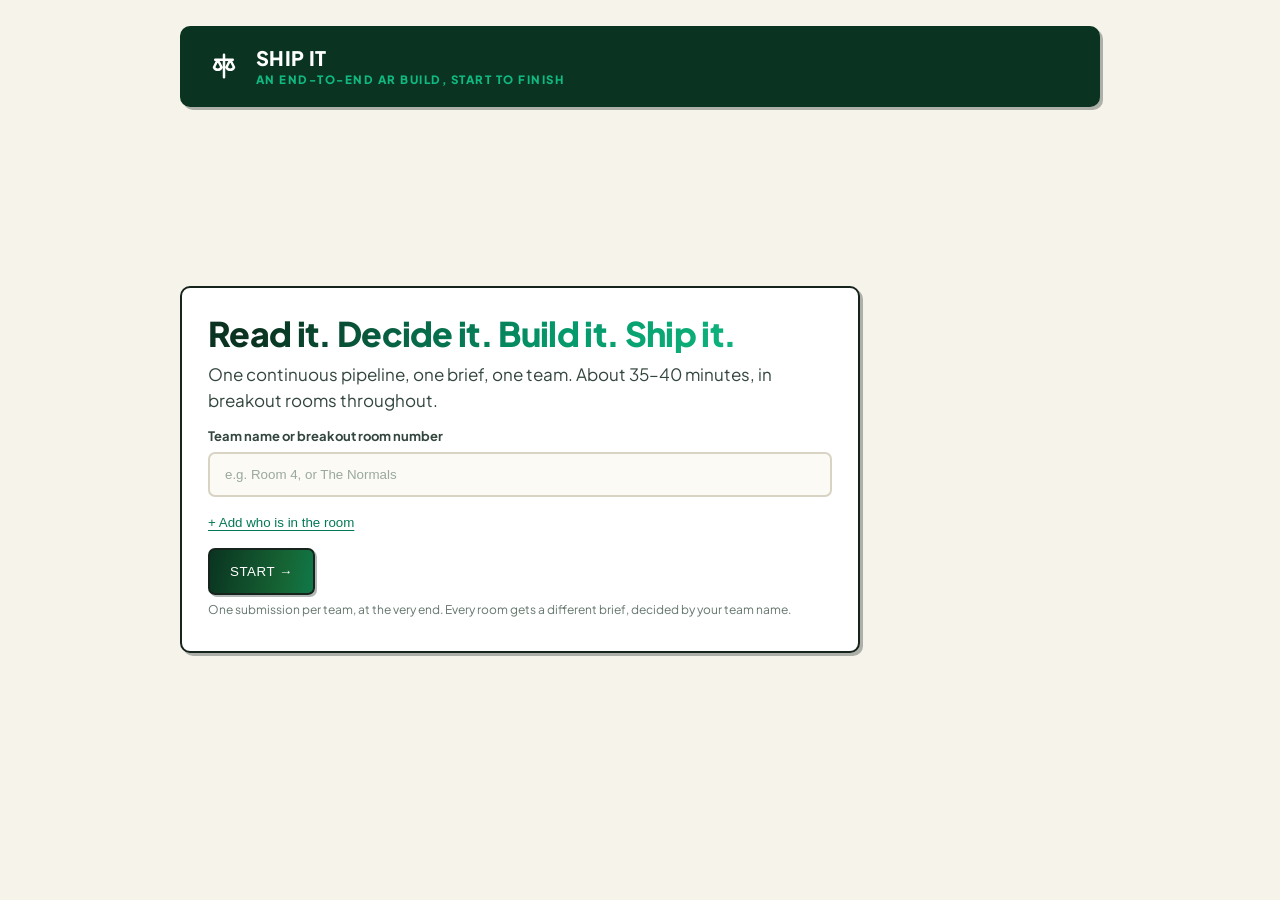
<file: scene.html>
<!doctype html>
<html lang="en">
<head>
<meta charset="utf-8" />
<meta name="viewport" content="width=device-width, initial-scale=1" />
<title>Ship It — Build the Scene — INTE 42312</title>
<meta name="description" content="Build the scene: assemble the rest of it around your sourced hero asset, under real triangle / draw call / texture caps." />
<link rel="preconnect" href="https://fonts.googleapis.com" />
<link rel="preconnect" href="https://fonts.gstatic.com" crossorigin />
<link href="https://fonts.googleapis.com/css2?family=Plus+Jakarta+Sans:ital,wght@0,400;0,500;0,600;0,700;0,800;0,900;1,600&display=swap" rel="stylesheet" />
<link rel="stylesheet" href="styles.css" />
<link rel="stylesheet" href="lab.css" />
</head>
<body>
<div class="wrap">

  <div class="hero-banner">
    <span class="hero-mark">
      <svg viewBox="0 0 24 24" fill="none">
        <path d="M3 20h18M5 20V9h5v11M14 20V4h5v16" stroke="currentColor" stroke-width="2.1" stroke-linecap="round" stroke-linejoin="round"/>
      </svg>
    </span>
    <span class="hero-text">
      <span class="hero-title">Ship It</span>
      <span class="hero-sub">Build the scene</span>
    </span>
  </div>

  <main class="main-stage">

    <!-- ============ BRIEF ============ -->
    <section id="brief">
      <div class="tl-wrap" id="timeline"></div>
      <div class="teamid">
        <span class="who" id="whoName"></span><span class="mem" id="whoMem"></span>
      </div>

      <div class="card">
        <h1>Your hero asset is already placed. Build around it.</h1>
        <div class="brief-scenario">
          <span class="tag" id="briefTag"></span>
          <p id="briefText"></p>
        </div>

        <div class="callout gold">
          <b>Locked in from Source:</b>
          <p id="heroSummary"></p>
        </div>

        <h3>Scene budget (hero included)</h3>
        <div class="stat-grid">
          <div class="stat"><span class="lbl">Triangles</span><span class="v" id="capTris"></span></div>
          <div class="stat"><span class="lbl">Draw calls</span><span class="v" id="capDraws"></span></div>
          <div class="stat"><span class="lbl">Texture memory</span><span class="v" id="capTex"></span></div>
        </div>

        <h3>The scene still needs</h3>
        <ul class="reqlist" id="reqBrief"></ul>

        <div class="callout">
          <b>Draw calls and texture memory break a scene long before triangle count does.</b>
          <p>Most assets come in more than one version. You can only place one version of any given object &mdash; choosing the cheaper version is not cheating, it is the entire job.</p>
        </div>

        <div class="btnrow">
          <button class="btn primary" id="start">Start building &rarr;</button>
        </div>
      </div>
    </section>

    <!-- ============ BUILD ============ -->
    <section id="build" hidden>
      <div class="tl-wrap" id="timeline2"></div>
      <div class="teamid">
        <span class="who" id="whoName2"></span><span class="mem" id="pickCount"></span>
      </div>

      <div class="worksplit scenebuild">
      <div class="card meters" id="meters">
        <div class="meter-row">
          <div class="meter-head"><span class="name">Hero asset</span><span class="val" id="heroLine"></span></div>
        </div>
        <div class="meter-row">
          <div class="meter-head"><span class="name">Triangles (tris)</span><span class="val" id="vTris"></span></div>
          <div class="meter"><div class="meter-fill" id="fTris"></div></div>
        </div>
        <div class="meter-row">
          <div class="meter-head"><span class="name">Draw calls</span><span class="val" id="vDraws"></span></div>
          <div class="meter"><div class="meter-fill" id="fDraws"></div></div>
        </div>
        <div class="meter-row">
          <div class="meter-head"><span class="name">Texture memory</span><span class="val" id="vTex"></span></div>
          <div class="meter"><div class="meter-fill" id="fTex"></div></div>
        </div>
        <ul class="reqlist live" id="reqLive"></ul>
      </div>

      <div class="card assets">
        <div class="hd"><h3>Available props</h3><span class="side">one version per object</span></div>
        <div id="assetList"></div>
      </div>

      <div class="card submitcard">
        <div class="btnrow">
          <button class="btn primary" id="toReason" disabled>Submit this scene &rarr;</button>
        </div>
        <p class="fine" id="blockReason">Place the required items first.</p>
      </div>
      </div>
    </section>

    <!-- ============ REASON ============ -->
    <section id="reason" hidden>
      <div class="tl-wrap" id="timeline3"></div>
      <div class="teamid"><span class="who" id="whoName3"></span><span class="mem">Last step</span></div>
      <div class="card">
        <h2>Which lever did you pull, and what did you give up?</h2>
        <p class="lead">Your scene fits. Anyone can get there by deleting things. What matters is knowing what it cost you.</p>

        <div class="opts" id="leverOpts"></div>

        <div class="field">
          <label for="just">In one line: what does the customer lose, if anything?</label>
          <textarea class="input" id="just" rows="3" maxlength="240" placeholder="e.g. the backdrop goes a little softer up close, which nobody stands close enough to notice"></textarea>
        </div>

        <div class="btnrow">
          <button class="btn ghost" id="backToBuild">&larr; Keep editing</button>
          <button class="btn primary" id="submit">Submit &rarr;</button>
        </div>
      </div>
    </section>

    <!-- ============ DONE ============ -->
    <section id="done" hidden>
      <div class="teamid"><span class="who" id="whoName4"></span></div>
      <div class="card" id="doneCard"></div>
    </section>

  </main>
</div>

<script src="common.js"></script>
<script src="data/frame-data.js"></script>
<script src="data/scene-data.js"></script>
<script>
(function(){
  "use strict";
  const { $, $$, esc, toast, show, fmtInt, clamp, bindPress, renderTimeline,
          getIdentity, pickBrief, getPipe, setPipe } = ML;

  const BRIEFS = window.FRAME_BRIEFS || [];
  const CAPS   = window.SCENE_CAPS || {};
  const CATS   = window.SCENE_CATS || [];
  const ASSETS = window.SCENE_ASSETS || [];
  const LEVERS = window.SCENE_LEVERS || [];
  const renderMsFromScene = window.FRAME_RENDER_MS_FROM_SCENE;

  const byId = {};
  ASSETS.forEach(a => { byId[a.id] = a; });
  const groupOf = a => a.variantOf || a.id;
  const CAT_LABEL = { setting: "Setting piece", decor: "Supporting decor", interface: "Interface element" };

  const me = getIdentity();
  if (!me){ location.replace("intro.html"); return; }

  const pipe = getPipe(me.team);
  if (!pipe.source){ location.replace("source.html"); return; }

  const BRIEF = pickBrief(me.team, BRIEFS);
  const HERO = pipe.source.model;

  ["whoName","whoName2","whoName3","whoName4"].forEach(id => { const el = $("#"+id); if (el) el.textContent = me.team; });
  $("#whoMem").textContent = me.members ? "· " + me.members : "";
  ["timeline","timeline2","timeline3"].forEach(id => { const el = $("#"+id); if (el) renderTimeline(el, "build"); });
  $("#briefTag").textContent = BRIEF.title;
  $("#briefText").textContent = BRIEF.scenario;
  $("#heroSummary").textContent = pipe.source.caseTitle + " (" + pipe.source.licence + ") — " +
    HERO.tris.toLocaleString() + " tris, " + HERO.materials + " materials, " + HERO.textureMB + "MB.";
  $("#capTris").textContent = fmtInt(CAPS.tris);
  $("#capDraws").textContent = CAPS.draws;
  $("#capTex").textContent = CAPS.textureMB + " MB";
  $("#heroLine").textContent = fmtInt(HERO.tris) + " tris · " + HERO.materials + " draws · " + HERO.textureMB + " MB (locked)";

  let picked = new Set();
  let lever = null;

  function paintReqs(mountSel, live){
    const counts = {};
    picked.forEach(id => { const c = byId[id].category; counts[c] = (counts[c]||0) + 1; });
    const st = CATS.map(r => {
      const n = counts[r.category] || 0;
      return { req: r, n, met: n >= r.min && n <= r.max };
    });
    $(mountSel).innerHTML = st.map(s =>
      '<li class="' + (live ? (s.met ? "met" : "unmet") : "") + '">' +
        (live ? '<span class="tick">' + (s.met ? "&check;" : "&nbsp;") + '</span>' : '') +
        esc(s.req.label) + (live ? ' <b>(' + s.n + ')</b>' : '') +
      '</li>').join("");
    return st;
  }

  function totals(){
    let t = HERO.tris, d = HERO.materials, x = HERO.textureMB;
    picked.forEach(id => { const a = byId[id]; t += a.tris; d += a.materials; x += a.textureMB; });
    return { tris: t, draws: d, textureMB: x };
  }

  function paintMeters(){
    const T = totals();
    const rows = [
      ["#vTris", "#fTris", T.tris, CAPS.tris, v => fmtInt(v)],
      ["#vDraws", "#fDraws", T.draws, CAPS.draws, v => String(v)],
      ["#vTex", "#fTex", T.textureMB, CAPS.textureMB, v => v + " MB"],
    ];
    rows.forEach(([vs, fs, used, cap, fmt]) => {
      const p = cap > 0 ? (used / cap) * 100 : 0;
      const el = $(vs), fill = $(fs);
      el.textContent = fmt(used) + " / " + fmt(cap);
      el.classList.toggle("over", used > cap);
      fill.style.width = clamp(p, 0, 100).toFixed(1) + "%";
      fill.className = "meter-fill" + (used > cap ? " over" : (p >= 80 ? " warn" : ""));
    });
    return T;
  }

  function refresh(){
    const T = paintMeters();
    const st = paintReqs("#reqLive", true);
    const reqBad = st.filter(s => !s.met);
    const overs = [];
    if (T.tris > CAPS.tris) overs.push("triangles");
    if (T.draws > CAPS.draws) overs.push("draw calls");
    if (T.textureMB > CAPS.textureMB) overs.push("texture memory");

    $("#pickCount").textContent = picked.size + (picked.size === 1 ? " prop placed" : " props placed");
    const ok = !reqBad.length && !overs.length;
    $("#toReason").disabled = !ok;

    let msg;
    if (overs.length && reqBad.length) msg = "Over budget on " + overs.join(" and ") + ", and still missing: " + reqBad.map(s => s.req.label.toLowerCase()).join(", ") + ".";
    else if (overs.length) msg = "Over budget on " + overs.join(" and ") + ". Look at what each prop costs, not what it looks like.";
    else if (reqBad.length) msg = "Still missing: " + reqBad.map(s => s.req.label.toLowerCase()).join(", ") + ".";
    else msg = "Everything fits. You can keep improving it, or submit.";
    $("#blockReason").textContent = msg;
    $("#blockReason").className = "fine" + (ok ? " okmsg" : "");
  }

  function buildList(){
    const cats = ["setting", "decor", "interface"];
    let h = "";
    cats.forEach(cat => {
      const inCat = ASSETS.filter(a => a.category === cat);
      if (!inCat.length) return;
      h += '<h4 class="catname">' + esc(CAT_LABEL[cat] || cat) + '</h4><div class="picklist">';
      inCat.forEach(a => {
        h += '<button type="button" class="pick" data-id="' + esc(a.id) + '" aria-pressed="false">' +
          '<span class="box"><svg viewBox="0 0 24 24"><path d="M4 12.5 9.5 18 20 6.5"/></svg></span>' +
          '<span class="nm">' + esc(a.name) + (a.variantOf ? ' <em class="vtag">variant</em>' : '') +
            '<span class="sub">' + esc(a.note) + '</span></span>' +
          '<span class="fig"><b>' + fmtInt(a.tris) + '</b> tris<br>' +
            a.materials + ' draw' + (a.materials === 1 ? '' : 's') + ' &middot; ' + a.textureMB + ' MB</span>' +
        '</button>';
      });
      h += '</div>';
    });
    $("#assetList").innerHTML = h;
    bindPress($("#assetList"));
  }

  $("#assetList").addEventListener("click", e => {
    const btn = e.target.closest(".pick");
    if (!btn) return;
    const id = btn.dataset.id, a = byId[id];
    if (picked.has(id)){
      picked.delete(id);
    } else {
      const g = groupOf(a);
      ASSETS.forEach(o => { if (groupOf(o) === g && picked.has(o.id)) picked.delete(o.id); });
      picked.add(id);
    }
    $$("#assetList .pick").forEach(b => b.setAttribute("aria-pressed", String(picked.has(b.dataset.id))));
    refresh();
  });

  $("#leverOpts").innerHTML = LEVERS.map(l =>
    '<button type="button" class="opt" data-lever="' + esc(l.id) + '" aria-pressed="false">' +
      '<span class="ttl">' + esc(l.ttl) + '</span><span class="sub">' + esc(l.sub) + '</span></button>').join("");
  bindPress($("#leverOpts"));

  $("#leverOpts").addEventListener("click", e => {
    const b = e.target.closest(".opt");
    if (!b) return;
    lever = b.dataset.lever;
    $$("#leverOpts .opt").forEach(x => x.setAttribute("aria-pressed", String(x === b)));
  });

  $("#start").addEventListener("click", () => { show("build"); refresh(); });
  $("#toReason").addEventListener("click", () => show("reason"));
  $("#backToBuild").addEventListener("click", () => show("build"));

  $("#submit").addEventListener("click", () => {
    if (!lever){ toast("Pick the lever you pulled", true); return; }
    const just = $("#just").value.trim();
    if (!just){ toast("One line on what it cost you", true); $("#just").focus(); return; }

    const T = totals();
    const picks = Array.from(picked);
    const renderMs = renderMsFromScene(T.draws, T.textureMB);

    setPipe(me.team, {
      scene: { picks, totals: T, lever, justification: just, renderMs }
    });

    renderDone(T, picks, just, renderMs);
    show("done");
  });

  function renderDone(T, picks, just, renderMs){
    const leverLbl = (LEVERS.filter(l => l.id === lever)[0] || {}).ttl || lever;
    let h = '<h1>Scene locked in.</h1><p class="lead">' + fmtInt(T.tris) + ' triangles &middot; ' +
            T.draws + ' draw calls &middot; ' + T.textureMB + ' MB of texture, hero included.</p>';

    h += '<div class="tablewrap"><table class="dtl"><thead><tr><th>Object</th><th class="num">Tris</th><th class="num">Draws</th><th class="num">MB</th></tr></thead><tbody>';
    h += '<tr><td class="team">' + esc(pipe.source.caseTitle) + ' <em class="vtag">hero</em></td><td class="num">' + fmtInt(HERO.tris) + '</td><td class="num">' + HERO.materials + '</td><td class="num">' + HERO.textureMB + '</td></tr>';
    picks.forEach(id => {
      const a = byId[id];
      h += '<tr><td class="team">' + esc(a.name) + '</td><td class="num">' + fmtInt(a.tris) + '</td><td class="num">' + a.materials + '</td><td class="num">' + a.textureMB + '</td></tr>';
    });
    h += '</tbody><tfoot><tr><td><b>Total</b></td><td class="num"><b>' + fmtInt(T.tris) + '</b></td><td class="num"><b>' + T.draws + '</b></td><td class="num"><b>' + T.textureMB + '</b></td></tr></tfoot></table></div>';

    h += '<div class="callout"><b>When your room is called, say this:</b>' +
         '<p>&ldquo;We came in at ' + fmtInt(T.tris) + ' triangles, ' + T.draws + ' draw calls and ' +
         T.textureMB + ' MB. We pulled the <b>' + esc(String(leverLbl).toLowerCase()) + '</b> lever. ' +
         'What the customer loses: ' + esc(just) + '&rdquo;</p></div>';

    h += '<div class="btnrow"><a class="btn primary" href="index.html">Next: add audio &amp; spend the frame &rarr;</a></div>';
    $("#doneCard").innerHTML = h;
  }

  if (!ASSETS.length) toast("Scene data failed to load", true);
  paintReqs("#reqBrief", false);
  buildList();

  if (pipe.scene){
    // already built this stage — show the same "done" summary again
    // rather than letting a refresh silently re-open editing on a
    // scene that the next page may already be reading from
    renderDone(pipe.scene.totals, pipe.scene.picks, pipe.scene.justification, pipe.scene.renderMs);
    show("done");
  } else {
    show("brief");
  }
})();
</script>
</body>
</html>
</file>
<file: styles.css>
/* ============================================================
   Hick's Law Lab — shared brand design system
   MOBILE-FIRST: base rules target small phones; @media (min-width)
   blocks progressively add room/scale for tablet+desktop.
   Flat colors, squared corners, solid hard-offset drop shadows,
   bold uppercase type — buttons/tiles "press into" their shadow
   on click instead of a soft Material ripple.
   ============================================================ */
:root{
  --cream:      #f5f3ea;
  --cream-2:    #efece0;
  --surface:    #ffffff;
  --surface-2:  #fbfaf5;
  --line:       #e6e2d5;
  --line-2:     #d8d3c3;

  --ink:        #16241d;
  --ink-2:      #33463d;
  --muted:      #64766c;

  --forest-900: #0a3421;
  --forest:     #14532d;
  --forest-700: #166534;
  --emerald:    #10b981;
  --emerald-600:#059669;
  --emerald-700:#047857;
  --emerald-50: #e8f6ef;
  --emerald-100:#d4eede;

  --gold:       #c1852b;
  --gold-soft:  #e7c98a;

  --good:       #0f9d6e;
  --bad:        #c0473b;
  --bad-50:     #fbeae7;

  --radius:     10px;
  --radius-sm:  7px;
  --radius-xs:  5px;
  --border-w:   2px;

  /* Flat hard-offset drop shadows (no blur) — lighter/translucent so the
     poster look reads as crisp rather than heavy. Buttons & tiles translate()
     by the same offset on :active so they visually "press into" the shadow
     instead of rippling. */
  --shadow-ink: rgba(16,36,29,.32);
  --sh-1: 2px;
  --sh-2: 3px;
  --sh-3: 5px;
  --shadow-1: var(--sh-1) var(--sh-1) 0 var(--shadow-ink);
  --shadow-2: var(--sh-2) var(--sh-2) 0 var(--shadow-ink);
  --shadow-3: var(--sh-3) var(--sh-3) 0 var(--shadow-ink);
  --ease:       cubic-bezier(.2,.7,.2,1);

  /* play area: guaranteed wide enough for 4 cols x 64px tiles + gaps
     (see reveal() gap logic in index.html) even on a 320px-wide phone */
  --area: min(94vw, 560px);
  --gap: 10px;
  --cols: 2;
  --tile: 120px;
}

*{box-sizing:border-box}
html,body{margin:0;padding:0;overflow-x:hidden;height:100%}
body{
  background:var(--cream);
  color:var(--ink);
  font:15px/1.55 "Plus Jakarta Sans","Inter",ui-sans-serif,system-ui,-apple-system,"Segoe UI",Roboto,Helvetica,Arial,sans-serif;
  -webkit-font-smoothing:antialiased;
  text-rendering:optimizeLegibility;
  min-height:100vh;
  min-height:100dvh;
}
/* App-shell: hero banner pinned top, footer pinned bottom, and whichever
   screen is active (welcome / stage / done) vertically centred in the
   space between — instead of just stacking from the top of a tall page. */
.wrap{max-width:960px;margin:0 auto;padding:16px 14px calc(14px + env(safe-area-inset-bottom));
  min-height:100vh;min-height:100dvh;display:flex;flex-direction:column}
.main-stage{flex:1;display:flex;flex-direction:column;justify-content:center;min-height:0;padding:10px 0}

/* ---------- Hero banner (poster-style brand header) ---------- */
.hero-banner{flex:none;display:flex;align-items:center;gap:12px;margin-bottom:16px;
  background:var(--forest-900);border-radius:var(--radius);box-shadow:var(--shadow-2);
  padding:16px 18px;min-width:0}
.hero-banner .hero-mark{flex:none;width:34px;height:34px;display:grid;place-items:center}
.hero-banner .hero-mark svg{width:26px;height:26px;color:#fff}
.hero-banner .hero-text{display:flex;flex-direction:column;min-width:0;line-height:1.2}
.hero-title{font-weight:900;text-transform:uppercase;letter-spacing:.02em;color:#fff;
  font-size:16px;white-space:nowrap;overflow:hidden;text-overflow:ellipsis}
.hero-sub{font-weight:800;text-transform:uppercase;letter-spacing:.13em;color:var(--emerald);
  font-size:10.5px;margin-top:3px;white-space:nowrap;overflow:hidden;text-overflow:ellipsis}
.hero-banner .right{margin-left:auto;display:flex;gap:8px;align-items:center;flex:none}

.util-row{flex:none;display:flex;gap:10px;flex-wrap:wrap;justify-content:flex-end;margin-bottom:14px}
.util-row .btn{width:auto;padding:10px 16px;font-size:13px}

/* ---------- Typography ---------- */
h1{font-size:26px;line-height:1.15;margin:0 0 8px;letter-spacing:-.02em;font-weight:900;color:var(--forest-900)}
@supports ((background-clip:text) or (-webkit-background-clip:text)){
  h1{background:linear-gradient(120deg,var(--forest-900) 10%,var(--emerald-600) 55%,var(--emerald) 90%);
    -webkit-background-clip:text;background-clip:text;color:transparent;-webkit-text-fill-color:transparent}
}
h2{font-size:18px;margin:0 0 6px;letter-spacing:-.01em;font-weight:800}
h3{font-size:12.5px;margin:16px 0 6px;color:var(--forest-700);font-weight:800;text-transform:uppercase;letter-spacing:.08em}
p{margin:6px 0}
.lead{font-size:15px;color:var(--ink-2)}
.muted{color:var(--muted)}
.mono{font-family:ui-monospace,SFMono-Regular,Menlo,Consolas,monospace}
.eq{font:700 13.5px/1.5 ui-monospace,Menlo,Consolas,monospace;background:var(--emerald-50);
  border:var(--border-w) solid var(--ink);color:var(--forest-700);padding:9px 12px;border-radius:var(--radius-xs);display:inline-block}
code{font-family:ui-monospace,Menlo,Consolas,monospace;background:var(--cream-2);border:1px solid var(--line);
  padding:1px 6px;border-radius:4px;font-size:.86em}

/* ---------- Cards ---------- */
.card{background:var(--surface);border:var(--border-w) solid var(--ink);border-radius:var(--radius);
  padding:18px;box-shadow:var(--shadow-2);animation:cardIn .5s var(--ease) both}
.card.tight{padding:14px}
.card + .card{margin-top:16px}
.grid2{display:grid;grid-template-columns:1fr;gap:14px}
@keyframes cardIn{from{opacity:0;transform:translateY(8px)}to{opacity:1;transform:none}}

/* ---------- Badges (flat, squared — no pill shapes) ---------- */
.chip{display:inline-flex;align-items:center;gap:6px;background:var(--emerald-50);color:var(--forest-700);
  border:1.5px solid var(--ink);border-radius:var(--radius-xs);padding:5px 10px;
  font-weight:800;font-size:11.5px;text-transform:uppercase;letter-spacing:.04em}
.pill{display:inline-flex;align-items:center;gap:5px;border:1.5px solid var(--ink);background:var(--surface-2);
  border-radius:var(--radius-xs);padding:5px 9px;font:800 11.5px/1 ui-monospace,monospace;color:var(--ink-2);white-space:nowrap;
  text-transform:uppercase;letter-spacing:.03em}
.pill b{color:var(--forest-700)}

/* ---------- Buttons: flat fill, squared corners, hard offset shadow.
   Pressing translates the button INTO its own shadow (shadow -> 0) for
   tactile click feedback instead of a Material ripple. ---------- */
.btn{position:relative;appearance:none;cursor:pointer;border:var(--border-w) solid var(--ink);
  background:var(--surface);color:var(--ink);font:800 14.5px/1 inherit;padding:14px 20px;border-radius:var(--radius-sm);
  transition:transform .08s var(--ease),box-shadow .08s var(--ease),filter .12s var(--ease);
  box-shadow:var(--sh-1) var(--sh-1) 0 var(--shadow-ink);display:inline-flex;align-items:center;justify-content:center;gap:9px;
  width:100%;user-select:none;-webkit-user-select:none;-webkit-tap-highlight-color:transparent;text-decoration:none}
a.btn{color:var(--ink)}
.btn:hover{filter:brightness(1.04)}
.btn:active{transform:translate(var(--sh-1),var(--sh-1));box-shadow:0 0 0 var(--shadow-ink)}
.btn:focus-visible{outline:3px solid var(--emerald);outline-offset:2px}
.btn[disabled]{opacity:.5;cursor:not-allowed;transform:none !important;box-shadow:var(--sh-1) var(--sh-1) 0 var(--shadow-ink) !important;filter:none}
.btn.primary{color:#fff;text-transform:uppercase;letter-spacing:.04em;
  background:linear-gradient(100deg,var(--forest-900),var(--forest-700),var(--emerald-600),var(--emerald),var(--forest-700));
  background-size:300% 100%;animation:btnFlow 5s ease infinite}
@keyframes btnFlow{0%{background-position:0% 50%}50%{background-position:100% 50%}100%{background-position:0% 50%}}
.btn.tonal{background:var(--emerald-50);color:var(--forest-700)}
.btn.ghost{background:transparent;border-color:transparent;box-shadow:none;font-weight:700;text-transform:none}
.btn.ghost:hover{background:var(--cream-2);filter:none}
.btn.ghost:active{transform:none;box-shadow:none}
.btn.danger{background:var(--bad-50);color:var(--bad)}
.btn.danger-flow{color:#fff;text-transform:uppercase;letter-spacing:.04em;
  background:linear-gradient(100deg,#7a1f1f,#c0473b,#e2685a,#c0473b);
  background-size:300% 100%;animation:btnFlowRed 5s ease infinite}
@keyframes btnFlowRed{0%{background-position:0% 50%}50%{background-position:100% 50%}100%{background-position:0% 50%}}
.btn.lg{padding:16px 26px;font-size:15.5px;box-shadow:var(--sh-2) var(--sh-2) 0 var(--shadow-ink)}
.btn.lg:active{transform:translate(var(--sh-2),var(--sh-2))}
.btn.auto{width:auto}
.btnrow{display:flex;flex-direction:column;gap:10px;margin-top:14px}
.btnrow.tight{margin-top:8px}

/* ---------- Fields ---------- */
.field{display:block;margin:12px 0}
.field label{display:block;font-weight:700;font-size:13px;color:var(--ink-2);margin-bottom:6px}
.input{width:100%;font:16px inherit;color:var(--ink);background:var(--surface-2);
  border:var(--border-w) solid var(--line-2);border-radius:var(--radius-sm);padding:13px 15px;transition:border-color .15s,box-shadow .15s}
.input:focus{outline:none;border-color:var(--ink);box-shadow:3px 3px 0 var(--emerald-100)}
.input::placeholder{color:#9aa89f}

.link-toggle{background:none;border:none;padding:2px 0;color:var(--emerald-700);font:700 13.5px inherit;
  cursor:pointer;text-decoration:underline;text-underline-offset:3px}

/* radio choices — squared flat cards, selected state = solid fill */
.choices{display:grid;grid-template-columns:1fr 1fr;gap:8px;margin-top:6px}
.choice{position:relative;cursor:pointer}
.choice input{position:absolute;opacity:0;inset:0}
.choice span{display:flex;align-items:center;justify-content:center;text-align:center;border:var(--border-w) solid var(--ink);
  border-radius:var(--radius-sm);padding:11px 8px;background:var(--surface-2);font-weight:700;font-size:13.5px;
  line-height:1.2;box-shadow:3px 3px 0 var(--shadow-ink);transition:transform .08s var(--ease),box-shadow .08s var(--ease),background .1s,color .1s}
.choice:active span{transform:translate(3px,3px);box-shadow:0 0 0 var(--shadow-ink)}
.choice input:checked + span{background:var(--forest-700);color:#fff;border-color:var(--ink)}
.choice input:focus-visible + span{outline:3px solid var(--emerald);outline-offset:2px}

/* ---------- Dialog / popup ---------- */
.scrim{position:fixed;inset:0;background:rgba(10,20,15,.5);
  display:flex;align-items:flex-end;justify-content:center;padding:0;z-index:50;opacity:0;
  animation:scrimIn .22s var(--ease) forwards}
.scrim.closing{animation:scrimOut .2s var(--ease) forwards}
.dialog{background:var(--surface);border:var(--border-w) solid var(--ink);border-radius:var(--radius) var(--radius) 0 0;
  max-width:520px;width:100%;padding:22px 20px calc(20px + env(safe-area-inset-bottom));
  box-shadow:var(--shadow-3);transform:translateY(16px);opacity:0;animation:dialogIn .28s var(--ease) forwards;
  max-height:88vh;overflow-y:auto}
.scrim.closing .dialog{animation:dialogOut .2s var(--ease) forwards}
.dialog h2{margin-bottom:8px}
.dialog .steps{display:grid;gap:10px;margin:14px 0}
.dialog .step{display:flex;gap:12px;align-items:flex-start;font-size:14px}
.dialog .step .num{flex:none;width:26px;height:26px;border-radius:var(--radius-xs);display:grid;place-items:center;
  background:var(--forest-700);color:#fff;font-weight:800;font-size:13px;border:1.5px solid var(--ink)}
.dialog .big-n{font-size:52px;font-weight:900;line-height:1;color:var(--emerald-600);letter-spacing:-.03em}
@keyframes scrimIn{to{opacity:1}}
@keyframes scrimOut{to{opacity:0}}
@keyframes dialogIn{to{transform:translateY(0);opacity:1}}
@keyframes dialogOut{to{transform:translateY(10px);opacity:0}}

@media (min-width:640px){
  .scrim{align-items:center;padding:22px}
  .dialog{border-radius:var(--radius);padding:28px;max-height:none;transform:scale(.94);translate:0}
  @keyframes dialogIn{to{transform:scale(1);opacity:1}}
  @keyframes dialogOut{to{transform:scale(.96);opacity:0}}
}

/* ---------- Stage / play ---------- */
.stagebar{margin-bottom:14px}
.stagebar-top{display:flex;align-items:baseline;justify-content:space-between;gap:8px;font-size:12.5px;color:var(--muted);font-weight:700;margin-bottom:7px}
.stagebar-top b{color:var(--forest-700)}
.progress{height:8px;background:var(--cream-2);border-radius:var(--radius-xs);overflow:hidden;border:1.5px solid var(--ink)}
.progress > i{display:block;height:100%;width:0;background:var(--emerald-600);transition:width .4s var(--ease)}

.cue{display:flex;align-items:center;justify-content:center;gap:14px;min-height:64px;margin:2px 0 14px}
.cue .card-cue{display:flex;align-items:center;gap:12px;background:var(--surface);border:var(--border-w) solid var(--ink);
  border-radius:var(--radius-sm);padding:10px 16px;box-shadow:var(--shadow-1)}
.cue .lbl{font-size:11px;letter-spacing:.1em;text-transform:uppercase;color:var(--muted);font-weight:800}
.cue .glyph{width:38px;height:38px;color:var(--forest-700)}
.cue.hidden{visibility:hidden}

.area-wrap{display:flex;justify-content:center}
.play{position:relative;width:var(--area);height:var(--area);border-radius:var(--radius);
  background:var(--surface-2);border:var(--border-w) solid var(--ink);
  box-shadow:var(--shadow-2);display:flex;align-items:center;justify-content:center;overflow:hidden}

.ready{position:absolute;inset:0;display:flex;flex-direction:column;align-items:center;justify-content:center;gap:12px}
.ready.hidden{display:none}
.ready .dot{width:14px;height:14px;border-radius:50%;background:var(--emerald);animation:pulse 1.1s var(--ease) infinite}
.ready .big{font-size:18px;font-weight:750;color:var(--ink-2)}
@keyframes pulse{0%,100%{transform:scale(.8);opacity:.5}50%{transform:scale(1.15);opacity:1}}

.tiles{display:grid;gap:var(--gap);grid-template-columns:repeat(var(--cols),var(--tile));
  align-content:center;justify-content:center}
.tiles.hidden{display:none}
.tile{position:relative;overflow:hidden;width:var(--tile);height:var(--tile);min-width:64px;min-height:64px;
  display:grid;place-items:center;background:var(--surface);border:var(--border-w) solid var(--ink);border-radius:var(--radius-sm);
  cursor:pointer;box-shadow:var(--sh-1) var(--sh-1) 0 var(--shadow-ink);transition:transform .08s var(--ease),border-color .1s,box-shadow .08s,background .1s;
  user-select:none;-webkit-user-select:none;-webkit-tap-highlight-color:transparent;touch-action:manipulation}
.tile:hover{box-shadow:var(--sh-2) var(--sh-2) 0 var(--shadow-ink);transform:translate(-1px,-1px)}
.tile:focus-visible{outline:3px solid var(--emerald);outline-offset:3px}
.tile:active{transform:translate(var(--sh-1),var(--sh-1));box-shadow:0 0 0 var(--shadow-ink)}
.tile svg{width:52%;height:52%;color:var(--forest);pointer-events:none}
.tile.correct{border-color:var(--good);background:var(--emerald-50)}
.tile.correct svg{color:var(--emerald-700)}
.tile.wrong{border-color:var(--bad);background:var(--bad-50)}
.tile.wrong svg{color:var(--bad)}

.feedback{text-align:center;min-height:24px;margin-top:14px;font:800 14px/1 ui-monospace,monospace;color:var(--muted)}
.feedback.good{color:var(--good)}
.feedback.bad{color:var(--bad)}

/* ---------- Jam jars (procedural SVG artwork) ---------- */
.jars{display:grid;grid-template-columns:repeat(var(--jar-cols,3),1fr);gap:12px}
.jars.dense{gap:8px}
.jar{position:relative;background:none;border:none;padding:0;cursor:pointer;display:block;
  width:100%;aspect-ratio:64/84;transition:transform .08s var(--ease);-webkit-tap-highlight-color:transparent}
.jar:hover{transform:translateY(-2px)}
.jar:active{transform:translate(2px,2px)}
.jar:focus-visible{outline:3px solid var(--emerald);outline-offset:3px;border-radius:var(--radius-xs)}
.jar-glass{position:absolute;inset:0;width:100%;height:100%}
.jar-body{fill:var(--jar-tint,#fff);stroke:var(--ink);stroke-width:2}
.jar-lid{fill:var(--jar-lid,#888);stroke:var(--ink);stroke-width:2}
.jar-label{fill:var(--surface);stroke:var(--ink);stroke-width:2}
/* Label rect (SVG) spans y 35-70 of an 84-tall jar (41.7%-83.3%) — the full
   straight-sided middle band between where the body's rx=8 rounded corners
   end at the top (y=35) and begin at the bottom (y=70). Kept strictly inside
   that band on purpose: the label is a square-cornered rect spanning the
   jar's full width, so if it crosses into either rounded-corner zone its
   flat corners visibly poke past the body's curve. Icon and name anchor by
   their own centre within this safe band: icon in the upper half, name in
   the lower half with clearance to the label's bottom edge. */
.jar-icon{position:absolute;left:50%;top:53%;width:26%;height:26%;transform:translate(-50%,-50%);color:var(--ink);pointer-events:none}
.jar-name{position:absolute;left:50%;top:75%;transform:translate(-50%,-50%);width:92%;text-align:center;
  font-weight:800;font-size:8.5px;text-transform:uppercase;letter-spacing:.01em;line-height:1.1;color:var(--ink);pointer-events:none}
.jars.dense .jar-name{font-size:6.5px}

/* ---------- Rating scale (satisfaction / difficulty) ---------- */
.scale{display:flex;gap:7px;margin:10px 0 18px;justify-content:space-between}
.scale-btn{flex:1;font-size:22px;line-height:1;padding:12px 4px;background:var(--surface-2);color:var(--ink);
  border:var(--border-w) solid var(--ink);border-radius:var(--radius-sm);cursor:pointer;
  box-shadow:3px 3px 0 var(--shadow-ink);transition:transform .08s var(--ease),box-shadow .08s var(--ease),background .1s,color .1s}
.scale-btn.num{font:800 16px ui-monospace,monospace}
.scale-btn:active{transform:translate(3px,3px);box-shadow:0 0 0 var(--shadow-ink)}
.scale-btn.sel{background:var(--forest-700);box-shadow:0 0 0 var(--shadow-ink);transform:translate(3px,3px)}
.scale-btn.sel.num{color:#fff}

/* ---------- Metrics ---------- */
.metrics{display:grid;grid-template-columns:1fr 1fr;gap:10px;margin:4px 0}
.metric{background:var(--surface-2);border:var(--border-w) solid var(--ink);border-radius:var(--radius-sm);padding:13px 14px;box-shadow:3px 3px 0 var(--shadow-ink)}
.metric .k{font-size:11px;text-transform:uppercase;letter-spacing:.05em;color:var(--muted);font-weight:800}
.metric .v{font:800 22px/1.15 ui-monospace,monospace;margin-top:5px;color:var(--forest-700)}
.metric .v small{font-size:12.5px;color:var(--muted);font-weight:600}
.metric.hero{background:var(--forest-700);border-color:var(--ink);grid-column:1/-1}
.metric.hero .k{color:var(--emerald-100)}
.metric.hero .v{color:#fff}
.metric.hero .v small{color:var(--emerald-100)}

/* ---------- Chart ---------- */
.chartcard{background:var(--surface-2);border:var(--border-w) solid var(--ink);border-radius:var(--radius-sm);padding:10px;box-shadow:var(--shadow-1)}

/* ---------- Table ---------- */
.tablewrap{overflow-x:auto;-webkit-overflow-scrolling:touch}
.scroll-hint{font-size:11.5px;color:var(--muted);margin:2px 0 8px}
table{width:100%;border-collapse:collapse;font-size:13px;min-width:480px}
th,td{text-align:right;padding:10px 10px;border-bottom:1px solid var(--line)}
th:first-child,td:first-child{text-align:left}
thead th{color:var(--muted);font-weight:800;font-size:11px;text-transform:uppercase;letter-spacing:.05em}
tbody tr:hover{background:var(--surface-2)}
tbody td{font-family:ui-monospace,monospace}
.tag-pred{font:800 10.5px/1 "Plus Jakarta Sans",ui-sans-serif;background:var(--cream-2);border:1.5px solid var(--ink);border-radius:var(--radius-xs);
  padding:4px 8px;color:var(--ink-2);text-transform:uppercase;letter-spacing:.03em}

/* ---------- Admin tabs ---------- */
.tabs{display:flex;gap:8px;margin-bottom:16px;flex-wrap:wrap}
.tab-btn{appearance:none;cursor:pointer;border:var(--border-w) solid var(--ink);background:var(--surface);
  color:var(--ink);font:800 13px/1 inherit;padding:10px 16px;border-radius:var(--radius-sm);
  box-shadow:3px 3px 0 var(--shadow-ink);transition:transform .08s var(--ease),box-shadow .08s var(--ease),background .1s,color .1s;
  text-transform:uppercase;letter-spacing:.03em}
.tab-btn:active{transform:translate(3px,3px);box-shadow:0 0 0 var(--shadow-ink)}
.tab-btn.sel{background:var(--forest-700);color:#fff}

/* ---------- Details ---------- */
details{border:var(--border-w) solid var(--ink);border-radius:var(--radius-sm);padding:2px 15px;margin:10px 0;
  background:var(--surface);box-shadow:var(--shadow-1)}
details summary{cursor:pointer;padding:13px 0;font-weight:800;color:var(--forest-700);list-style:none;font-size:14.5px}
details summary::-webkit-details-marker{display:none}
details summary::before{content:"＋";margin-right:9px;color:var(--emerald-600);font-weight:900}
details[open] summary::before{content:"－"}
details[open] summary{border-bottom:1.5px solid var(--ink);margin-bottom:10px}
ul.clean{margin:8px 0;padding-left:18px}
ul.clean li{margin:6px 0}

/* ---------- Spinner / loading ---------- */
.spinner{width:20px;height:20px;border-radius:50%;border:3px solid var(--emerald-100);
  border-top-color:var(--emerald-600);animation:spin .8s linear infinite;display:inline-block;vertical-align:-4px}
.spinner.lg{width:34px;height:34px;border-width:4px}
@keyframes spin{to{transform:rotate(360deg)}}
.center-load{display:flex;flex-direction:column;align-items:center;gap:12px;padding:32px 16px;color:var(--muted);text-align:center}

/* ---------- Toast ---------- */
.toast{position:fixed;left:50%;bottom:max(20px, env(safe-area-inset-bottom));transform:translateX(-50%) translateY(20px);opacity:0;
  background:var(--forest-900);color:#fff;padding:12px 18px;border-radius:var(--radius-sm);border:var(--border-w) solid var(--ink);
  box-shadow:var(--shadow-2);font-weight:700;font-size:14px;z-index:80;transition:.3s var(--ease);display:flex;gap:10px;align-items:center;
  max-width:calc(100vw - 32px);text-align:center}
.toast.show{transform:translateX(-50%) translateY(0);opacity:1}
.toast.err{background:var(--bad)}

/* ---------- Footer ---------- */
footer.site{flex:none;margin-top:20px;border-top:1.5px solid var(--ink);padding-top:14px;color:var(--muted);
  font-size:12px;line-height:1.6;display:flex;flex-wrap:wrap;gap:4px 16px;align-items:center;justify-content:space-between}
a{color:var(--emerald-700)}
.kbd{font:700 11px/1 ui-monospace,monospace;border:1.5px solid var(--ink);
  border-radius:4px;padding:2px 6px;background:var(--surface-2)}
.sr{position:absolute;width:1px;height:1px;overflow:hidden;clip:rect(0 0 0 0)}
.hidden{display:none !important}

/* ================= Scale up for tablet / desktop ================= */
@media (min-width:640px){
  body{font-size:16px}
  .wrap{padding:26px 20px 90px}
  .hero-banner{margin-bottom:22px;padding:20px 24px}
  .hero-banner .hero-mark{width:40px;height:40px}
  .hero-banner .hero-mark svg{width:30px;height:30px}
  .hero-title{font-size:20px}
  .hero-sub{font-size:11.5px}
  h1{font-size:34px}
  h2{font-size:21px}
  h3{font-size:14px;margin:18px 0 6px}
  .lead{font-size:17px}
  .card{padding:26px}
  .card.tight{padding:20px}
  .card + .card{margin-top:18px}
  .btn{width:auto}
  .btnrow{flex-direction:row;flex-wrap:wrap;align-items:center}
  .metrics{grid-template-columns:repeat(auto-fit,minmax(150px,1fr))}
  .metric.hero{grid-column:auto}
  .cue .glyph{width:46px;height:46px}
  .stagebar-top{font-size:13.5px}
}
@media (min-width:720px){
  .grid2{grid-template-columns:1fr 1fr;gap:16px}
}

@media (prefers-reduced-motion: reduce){
  *{animation-duration:.01ms !important;transition-duration:.01ms !important}
}
</file>
<file: lab.css>
/* ============================================================
   Spend the Frame — activity component layer
   Loaded AFTER styles.css (the ported Hick's Law brand system).
   styles.css owns the tokens and the shell: .wrap .hero-banner
   .main-stage .card .btn .field .input .btnrow .lead .muted .mono
   and the colour utilities .good .bad .danger .primary .tonal .ghost.

   This file is a trimmed copy of the Model Lab component layer —
   same selectors, same values, so the two sites stay visually
   identical — plus a small set of classes new to this activity:
   .brief-scenario, .throttle-card, .flagrow and the round-2
   diff styling in .pick.cut / .pick.added.
   ============================================================ */

[hidden]{ display:none !important; }

/* ---------- pipeline stage timeline ----------
   Eleven neutral-labelled steps, shown on every page of the four-page
   pipeline. Deliberately says nothing about what happens inside a
   future stage — only where you are. */
.tl-wrap{
  display:flex; flex-wrap:wrap; align-items:center; gap:0;
  padding:9px 12px; margin:0 0 14px;
  background:var(--surface); border:var(--border-w) solid var(--ink);
  border-radius:var(--radius-sm); box-shadow:var(--shadow-1);
  font-size:11px; overflow-x:auto;
}
.tl-step{
  display:inline-flex; align-items:center; gap:5px; white-space:nowrap;
  font-weight:800; letter-spacing:.02em; color:var(--muted); padding:2px 2px;
}
.tl-dot{ width:8px; height:8px; border-radius:50%; flex:0 0 auto;
  background:var(--cream-2); border:2px solid var(--line-2); }
.tl-line{ flex:1 1 10px; min-width:8px; height:2px; background:var(--line-2); margin:0 2px; }
.tl-step.tl-done{ color:var(--emerald-700); }
.tl-step.tl-done .tl-dot{ background:var(--emerald-700); border-color:var(--emerald-700); }
.tl-step.tl-now{ color:var(--ink); }
.tl-step.tl-now .tl-dot{ background:var(--forest-700); border-color:var(--forest-700);
  box-shadow:0 0 0 3px var(--emerald-100); }
.tl-step.tl-next{ color:var(--muted); opacity:.6; }
@media (max-width:600px){ .tl-wrap{ font-size:10px; } }

/* ---------- team identity strip ---------- */
.teamid{
  display:flex; align-items:center; gap:10px; flex-wrap:wrap;
  padding:8px 12px; margin:0 0 14px;
  background:var(--surface); border:var(--border-w) solid var(--ink);
  border-radius:var(--radius-sm); box-shadow:var(--shadow-1);
}
.teamid .who{ font-weight:800; font-size:14px; letter-spacing:.01em; }
.teamid .mem{ color:var(--muted); font-size:12.5px; flex:1 1 140px; min-width:0;
  overflow:hidden; text-overflow:ellipsis; white-space:nowrap; }
.teamid .swap{
  background:none; border:0; padding:4px 6px; cursor:pointer;
  font:inherit; font-size:12px; font-weight:800; text-transform:uppercase;
  letter-spacing:.06em; color:var(--emerald-700); text-decoration:underline;
  text-underline-offset:3px;
}
.teamid .swap:hover{ color:var(--forest-700); }

/* ---------- section head ---------- */
.hd{ display:flex; align-items:baseline; justify-content:space-between;
  gap:10px; margin:0 0 8px; }
.hd h2, .hd h3{ margin:0; }
.hd .side{ font-size:12px; font-weight:800; letter-spacing:.07em;
  text-transform:uppercase; color:var(--muted); }

/* ---------- callouts ---------- */
.callout{
  border-left:4px solid var(--forest-700); background:var(--emerald-50);
  border-radius:0 var(--radius-sm) var(--radius-sm) 0;
  padding:11px 13px; margin:12px 0; font-size:13.5px; line-height:1.5;
}
.callout.gold  { border-left-color:var(--gold);    background:#fdf7ea; }
.callout.green { border-left-color:var(--emerald); background:var(--emerald-50); }
.callout.red   { border-left-color:var(--bad);     background:var(--bad-50); }
.callout b{ font-weight:800; }
.callout p{ margin:.45em 0 0; }
.callout p:first-child{ margin-top:0; }

/* ---------- brief scenario card ---------- */
.brief-scenario{
  background:var(--surface-2); border:var(--border-w) solid var(--ink);
  border-radius:var(--radius-sm); box-shadow:var(--shadow-1);
  padding:14px 16px; margin:12px 0; font-size:14.5px; line-height:1.55;
}
.brief-scenario .tag{
  display:inline-block; font-size:10.5px; font-weight:800; letter-spacing:.09em;
  text-transform:uppercase; color:var(--forest-700); margin-bottom:6px;
}

/* ---------- stat grid (budget headline) ---------- */
.stat-grid{ display:grid; gap:8px; margin:12px 0;
  grid-template-columns:repeat(auto-fit,minmax(128px,1fr)); }
.stat{
  background:var(--surface); border:var(--border-w) solid var(--ink);
  border-radius:var(--radius-sm); box-shadow:var(--shadow-1);
  padding:9px 11px 10px; min-width:0;
}
.stat .lbl{ display:block; font-size:10.5px; font-weight:800; letter-spacing:.1em;
  text-transform:uppercase; color:var(--muted); margin:0 0 3px; }
.stat .v{ display:block; font-size:22px; font-weight:900; line-height:1.1;
  color:var(--ink); font-variant-numeric:tabular-nums;
  overflow:hidden; text-overflow:ellipsis; }
.stat .v small{ font-size:12px; font-weight:800; color:var(--muted); margin-left:2px; }
.stat .note{ display:block; font-size:11.5px; color:var(--muted); margin-top:3px; line-height:1.35; }
.stat.hot{ background:#fdf1ec; border-color:var(--bad); }
.stat.hot .v{ color:var(--bad); }
.stat.ok { background:var(--emerald-50); }
.stat.ok .v{ color:var(--emerald-700); }

/* ---------- budget meter ---------- */
.meter-row{ margin:11px 0; }
.meter-head{ display:flex; align-items:baseline; justify-content:space-between;
  gap:8px; font-size:12.5px; margin:0 0 4px; }
.meter-head .name{ font-weight:800; text-transform:uppercase; letter-spacing:.07em; font-size:11px; }
.meter-head .val{ font-variant-numeric:tabular-nums; font-weight:800; }
.meter-head .val.over{ color:var(--bad); }
.meter{ position:relative; height:16px; background:var(--cream-2);
  border:var(--border-w) solid var(--ink); border-radius:var(--radius-xs); overflow:hidden; }
.meter-fill{ height:100%; width:0; background:var(--emerald);
  transition:width .28s var(--ease), background-color .28s var(--ease); }
.meter-fill.warn{ background:var(--gold); }
.meter-fill.over{ background:var(--bad); }
.meter::after{ content:""; position:absolute; inset-block:0; right:0; width:2px;
  background:var(--ink); opacity:.35; }
.card.meters{ position:sticky; top:6px; z-index:5; }
@media (max-width:759px){ .card.meters{ position:static; } }

/* ---------- category picklist ---------- */
.catname{ font-size:13px; font-weight:800; text-transform:uppercase;
  letter-spacing:.06em; color:var(--forest-700); margin:16px 0 6px; }
.catname:first-child{ margin-top:0; }
.catname .req{ font-weight:600; text-transform:none; letter-spacing:0; color:var(--muted); font-size:12px; }
.picklist{ display:flex; flex-direction:column; gap:7px; margin:0 0 4px; }
.pick{
  display:grid; grid-template-columns:auto 1fr auto; align-items:center; gap:10px;
  text-align:left; width:100%; cursor:pointer;
  background:var(--surface); border:var(--border-w) solid var(--ink);
  border-radius:var(--radius-sm); box-shadow:var(--shadow-1);
  padding:9px 11px; font:inherit; color:inherit;
  transition:transform .08s var(--ease), box-shadow .08s var(--ease), background-color .08s var(--ease);
}
.pick:hover{ background:var(--surface-2); }
.pick:active, .pick.is-press{ transform:translate(var(--sh-1),var(--sh-1)); box-shadow:none; }
.pick[aria-pressed="true"]{
  background:var(--emerald-50); border-color:var(--emerald-700);
  box-shadow:var(--sh-1) var(--sh-1) 0 var(--emerald-700);
}
.pick.disabled{ opacity:.45; cursor:not-allowed; }
.pick .box{ width:19px; height:19px; flex:0 0 auto;
  border:var(--border-w) solid var(--ink); border-radius:var(--radius-xs);
  background:var(--surface); display:grid; place-items:center; }
.pick[aria-pressed="true"] .box{ background:var(--emerald-700); border-color:var(--emerald-700); }
.pick .box svg{ width:12px; height:12px; stroke:#fff; stroke-width:3.2; fill:none;
  opacity:0; transition:opacity .12s var(--ease); }
.pick[aria-pressed="true"] .box svg{ opacity:1; }
.pick .nm{ font-weight:800; font-size:14px; line-height:1.25; min-width:0; }
.pick .sub{ display:block; font-weight:500; font-size:12px; color:var(--muted); margin-top:2px; }
.pick .fig{ font-variant-numeric:tabular-nums; font-size:13px; color:var(--muted);
  text-align:right; white-space:nowrap; }
.pick .fig b{ display:block; color:var(--ink); font-size:15px; }
.vtag{ display:inline-block; font-style:normal; font-size:9.5px; font-weight:800;
  letter-spacing:.08em; text-transform:uppercase; vertical-align:1px;
  padding:1px 6px; margin-left:5px; border-radius:100px; }
.vtag.risky   { background:var(--bad-50); color:var(--bad); border:1px solid var(--bad); }
.vtag.gate    { background:#fdf7ea; color:#8a5d12; border:1px solid var(--gold); }
.vtag.headset { background:var(--emerald-100); color:var(--emerald-700); border:1px solid var(--emerald-700); }
.pick[aria-pressed="true"] .vtag{ background:#fff; }

/* round-2 diff: what changed since round 1 */
.pick.was-picked-r1:not([aria-pressed="true"]) .nm::after{
  content:" — cut"; color:var(--bad); font-weight:800; text-transform:uppercase;
  font-size:10.5px; letter-spacing:.05em;
}
.pick.new-in-r2[aria-pressed="true"] .nm::after{
  content:" — added"; color:var(--forest-700); font-weight:800; text-transform:uppercase;
  font-size:10.5px; letter-spacing:.05em;
}

/* ---------- split layout (Source the Asset's viewer + verdict columns)
   ---------- text one side, viewer/figure the other. Stacks under 760px. */
.split{ display:grid; gap:14px; }
@media (min-width:760px){
  .split{ grid-template-columns:1fr 1fr; align-items:start; }
  .split.wide-right{ grid-template-columns:minmax(0,4fr) minmax(0,6fr); }
  .split.wide-left { grid-template-columns:minmax(0,6fr) minmax(0,4fr); }
}

/* ---------- 3D viewer frame (Source the Asset) — ported from the
   Model Lab's lab.css, same selectors, same values ---------- */
.viewer{
  position:relative; width:100%; aspect-ratio:4/3; max-height:min(52vh,420px);
  background:
    linear-gradient(var(--cream-2) 1px, transparent 1px) 0 0/22px 22px,
    linear-gradient(90deg, var(--cream-2) 1px, transparent 1px) 0 0/22px 22px,
    var(--surface-2);
  border:var(--border-w) solid var(--ink); border-radius:var(--radius-sm);
  box-shadow:var(--shadow-2); overflow:hidden;
}
.viewer canvas{ display:block; width:100%; height:100%; touch-action:none; }
.viewer .vhint{
  position:absolute; left:8px; bottom:8px; z-index:2;
  background:rgba(22,36,29,.82); color:#fff;
  font-size:11px; font-weight:700; letter-spacing:.04em;
  padding:3px 8px; border-radius:var(--radius-xs); pointer-events:none;
}
.viewer .vload{
  position:absolute; inset:0; display:grid; place-items:center; z-index:3;
  background:var(--surface-2); font-size:13px; font-weight:800; color:var(--muted);
  text-align:center; padding:16px; gap:10px;
}
@media (min-width:1100px){ .viewer{ max-height:min(60vh,520px); } }
@media (min-width:1500px){ .viewer{ max-height:min(64vh,600px); } }

/* ---------- single-choice options (yes/no, etc.) ---------- */
.opts{ display:grid; gap:7px; margin:11px 0; }
.opts.row{ grid-template-columns:repeat(auto-fit,minmax(132px,1fr)); }
.opt{
  display:block; text-align:left; width:100%; cursor:pointer;
  background:var(--surface); border:var(--border-w) solid var(--ink);
  border-radius:var(--radius-sm); box-shadow:var(--shadow-1);
  padding:10px 12px; font:inherit; color:inherit;
  transition:transform .08s var(--ease), box-shadow .08s var(--ease), background-color .08s var(--ease);
}
.opt:hover{ background:var(--surface-2); }
.opt:active, .opt.is-press{ transform:translate(var(--sh-1),var(--sh-1)); box-shadow:none; }
.opt[aria-pressed="true"]{
  background:var(--forest-700); border-color:var(--forest-700); color:#fff;
  box-shadow:var(--sh-1) var(--sh-1) 0 var(--forest-900);
}
.opt[aria-pressed="true"] .sub{ color:rgba(255,255,255,.72); }
.opt .ttl{ display:block; font-weight:800; font-size:14px; line-height:1.25; }
.opt .sub{ display:block; font-size:12px; color:var(--muted); margin-top:2px; line-height:1.4; }
.opt:disabled, .opt.is-locked{
  cursor:not-allowed; opacity:.55; background:var(--cream-2);
}
.opt:disabled:hover, .opt.is-locked:hover{ background:var(--cream-2); }
.opt:disabled .ttl, .opt.is-locked .ttl{ color:var(--bad); }

/* ---------- badges ---------- */
.badge{ display:inline-block; font-size:11px; font-weight:800; letter-spacing:.04em;
  text-transform:uppercase; padding:3px 9px; border-radius:100px;
  border:var(--border-w) solid var(--ink); }
.badge.ship  { background:var(--emerald-50);  border-color:var(--emerald-700); color:var(--emerald-700); }
.badge.fix   { background:#fdf7ea;            border-color:var(--gold);        color:#8a5d12; }
.badge.reject{ background:var(--bad-50);      border-color:var(--bad);         color:var(--bad); }
.badge.wait  { background:var(--cream-2);     color:var(--muted); border-color:var(--line-2); }

/* ---------- throttle transition screen ---------- */
.throttle-card{
  background:var(--forest-900); color:#fff; border:var(--border-w) solid var(--ink);
  border-radius:var(--radius); box-shadow:var(--shadow-2);
  padding:22px 20px; margin:14px 0; text-align:center;
}
.throttle-card .big{ font-size:15px; font-weight:800; letter-spacing:.02em; line-height:1.4; }
.throttle-card .capdrop{ margin:16px 0; font-size:34px; font-weight:900;
  font-variant-numeric:tabular-nums; letter-spacing:-.01em; }
.throttle-card .capdrop .was{ color:rgba(255,255,255,.5); text-decoration:line-through;
  font-size:22px; margin-right:10px; }
.throttle-card .capdrop .now{ color:#ffd479; }
.throttle-card .line{ font-size:13.5px; color:rgba(255,255,255,.78); line-height:1.5; margin-top:10px; }

/* ---------- data table ---------- */
.tablewrap{ overflow-x:auto; }
.dtl{ width:100%; border-collapse:collapse; font-size:13px; }
.dtl th, .dtl td{ padding:7px 9px; text-align:left; border-bottom:1px solid var(--line); }
.dtl thead th{ font-size:10.5px; font-weight:800; letter-spacing:.08em; text-transform:uppercase;
  color:var(--muted); border-bottom:var(--border-w) solid var(--ink); white-space:nowrap; }
.dtl td.num, .dtl th.num{ text-align:right; font-variant-numeric:tabular-nums; white-space:nowrap; }
.dtl tbody tr:last-child td{ border-bottom:0; }
.dtl tbody tr:hover{ background:var(--surface-2); }
.dtl td.over{ color:var(--bad); font-weight:800; }
.dtl .team{ font-weight:800; }
.dtl tfoot td{ border-top:var(--border-w) solid var(--ink); padding-top:8px; }

/* ---------- frequency bars (admin) ---------- */
.casedist{ margin:14px 0 16px; }
.distrow{ display:grid; grid-template-columns:1fr 3fr auto; align-items:center;
  gap:10px; margin:6px 0; font-size:13px; }
.distrow .dl{ color:var(--ink-2); font-weight:600; }
.distrow .dbar{ height:11px; background:var(--cream-2); border:1px solid var(--line-2);
  border-radius:100px; overflow:hidden; }
.distrow .dbar i{ display:block; height:100%; background:var(--line-2); }
.distrow .dbar i.ok{ background:var(--emerald); }
.distrow .dbar i.no{ background:var(--bad); }
.distrow .dn{ text-align:right; font-variant-numeric:tabular-nums; font-weight:800; }

/* ---------- flag rows (admin call-outs on named teams) ---------- */
.flagrow{ font-size:13px; padding:5px 0; border-bottom:1px dashed var(--line); }
.flagrow:last-child{ border-bottom:0; }
.flagrow b{ font-weight:800; }

.fine{ font-size:12px; color:var(--muted); line-height:1.5; }
.fine a{ color:var(--emerald-700); }
.fine.okmsg{ color:var(--emerald-700); font-weight:700; }

.worksplit{ display:grid; gap:16px; }

/* ---------- print: the plenary handout ---------- */
@media print{
  .hero-banner, .teamid, .btnrow, .throttle-card .capdrop .was{ display:none !important; }
  body{ background:#fff; }
  .card{ box-shadow:none; break-inside:avoid; }
}

/* ---------- narrow card (sign-in) ---------- */
@media (min-width:520px){
  .card.narrow{ max-width:680px; }
  .card.narrow .btnrow{ justify-content:flex-start; }
}

/* ---------- inline error text (admin board load failures) ---------- */
p.bad{ color:var(--bad); font-weight:700; }

/* ============================================================
   Stacked frame-budget visualizer
   A vertical bar, sidebar-mounted, one segment per active pick,
   stacked bottom-up in a fixed category order so a pick's visual
   position stays stable as neighbours are toggled. The cap is a
   dashed line at its true position on the scale — going over is
   allowed and expected, the bar just runs past the line into a
   tinted "over" zone instead of clamping at 100%.
   ============================================================ */
:root{
  --cat-ground:     #2f6f4f;
  --cat-light:      #c1852b;
  --cat-audio:      #3a6ea5;
  --cat-legibility: #6b4f8a;
  --cat-render:     #a5472f;
}

.worksplit{ display:grid; gap:16px; }
@media (min-width:820px){
  .worksplit{ grid-template-columns:1fr 248px; align-items:start; }
  .worksplit .sidebar{ position:sticky; top:6px; }
}

.stackcard .hd{ margin-bottom:2px; }
.stacktotal{
  font-size:26px; font-weight:900; font-variant-numeric:tabular-nums;
  line-height:1.1; margin:2px 0 10px; color:var(--ink);
}
.stacktotal small{ font-size:13px; font-weight:800; color:var(--muted); }
.stacktotal.over{ color:var(--bad); }
.stacktotal .overby{
  display:inline-block; margin-left:8px; font-size:11px; font-weight:800;
  text-transform:uppercase; letter-spacing:.04em; color:#fff;
  background:var(--bad); padding:2px 7px; border-radius:100px; vertical-align:2px;
}

.stackbar-wrap{
  position:relative; height:260px; margin:4px 0 2px;
  background:var(--cream-2); border:var(--border-w) solid var(--ink);
  border-radius:var(--radius-sm); overflow:hidden;
}
.stackbar-wrap.over{ border-color:var(--bad); }
.stackbar-overzone{
  position:absolute; left:0; right:0; top:0; z-index:1;
  background:rgba(192,71,59,.12); display:none;
}
.stackbar-capline{
  position:absolute; left:0; right:0; height:0; z-index:3;
  border-top:2px dashed var(--ink);
}
.stackbar-capline span{
  position:absolute; right:4px; bottom:2px; font-size:9.5px; font-weight:800;
  background:var(--surface); color:var(--ink); padding:1px 5px; border-radius:3px;
  border:1px solid var(--ink); white-space:nowrap;
}
.stackbar-track{
  position:absolute; left:0; right:0; bottom:0; top:0; z-index:2;
  display:flex; flex-direction:column-reverse;
}
.stackseg{
  flex:0 0 auto; width:100%; min-height:3px; box-sizing:border-box;
  border-top:1px solid rgba(255,255,255,.55);
  transition:height .18s var(--ease);
}
.stackseg.cat-ground{ background:var(--cat-ground); }
.stackseg.cat-light{ background:var(--cat-light); }
.stackseg.cat-audio{ background:var(--cat-audio); }
.stackseg.cat-legibility{ background:var(--cat-legibility); }
.stackseg.cat-render{ background:var(--cat-render); }

.stackbar-legend{ display:flex; flex-wrap:wrap; gap:5px 11px; margin:9px 0 2px; font-size:11px; color:var(--muted); }
.legend-item{ display:inline-flex; align-items:center; gap:5px; }
.legend-dot{ width:9px; height:9px; border-radius:2px; flex:0 0 auto; display:inline-block; }
.legend-dot.cat-ground{ background:var(--cat-ground); }
.legend-dot.cat-light{ background:var(--cat-light); }
.legend-dot.cat-audio{ background:var(--cat-audio); }
.legend-dot.cat-legibility{ background:var(--cat-legibility); }
.legend-dot.cat-render{ background:var(--cat-render); }

@media (max-width:819px){
  .stackbar-wrap{ height:150px; }
}

/* ---------- pinned brief recap (Round 1 / Round 2) ----------
   Same visual language as the Brief screen's scenario box, but
   sized down since it now sits above a dense category list rather
   than alone on its own screen. */
.brief-recap{ margin:0 0 12px; padding:10px 14px; font-size:13px; line-height:1.45; }
.brief-recap .tag{ margin-bottom:3px; }

/* ============================================================
   Stages 1 & 2 (source.html, scene.html) — ported verbatim from the
   Model Lab's lab.css: "Can I Ship This?" listing cards and reveal
   panel, and the Budget Table's requirements checklist. Same
   selectors, same values, so all three sites stay visually identical.
   ============================================================ */

/* ---------- reveal panel ---------- */
.answer{
  margin-top:12px; border:var(--border-w) solid var(--forest-900);
  border-radius:var(--radius-sm); background:var(--emerald-50);
  box-shadow:var(--shadow-1); overflow:hidden;
}
.answer > h4{
  margin:0; padding:7px 12px; background:var(--forest-900); color:#fff;
  font-size:11px; font-weight:800; letter-spacing:.11em; text-transform:uppercase;
}
.answer .body{ padding:11px 13px; font-size:13.5px; line-height:1.55; }
.answer .body p{ margin:.5em 0 0; }
.answer .body p:first-child{ margin-top:0; }
.answer .body b{ font-weight:800; }
.answer .trap{
  margin-top:9px; padding-top:9px; border-top:2px dashed var(--line-2);
  font-size:13px;
}
.answer .trap b{ color:var(--gold); text-transform:uppercase; letter-spacing:.07em; font-size:11px; }

/* ---------- asset listing card (Source the Asset) ---------- */
.listing .lhead{
  display:flex; align-items:flex-start; justify-content:space-between; gap:10px; flex-wrap:wrap;
}
.listing .lhead h2{ margin:0; font-size:20px; line-height:1.2; flex:1 1 220px; min-width:0; }
.listing .lhead .badge{ flex:0 0 auto; margin-top:3px;
  background:var(--forest-900); color:#fff; border-color:var(--forest-900); }
.listing .lauthor{ margin:.35em 0 .1em; font-size:14px; color:var(--ink-2); }
.listing .lauthor b{ font-weight:800; }
.listing .ldetails{
  list-style:none; margin:11px 0; padding:0;
  display:flex; flex-wrap:wrap; gap:6px;
}
.listing .ldetails li{
  font-size:11.5px; font-weight:700; padding:3px 9px;
  background:var(--cream-2); border:1px solid var(--line-2);
  border-radius:100px; color:var(--ink-2); white-space:nowrap;
}
.listing .lsmall{
  margin:11px 0 0; padding:10px 12px;
  background:var(--surface-2); border:var(--border-w) solid var(--line-2);
  border-left-width:7px; border-left-color:var(--gold);
  border-radius:var(--radius-xs);
  font-size:13px; line-height:1.5; font-style:italic; color:var(--ink-2);
}

/* attribution comparison inside a reveal */
.attrcmp{
  margin:.5em 0 0; padding:7px 10px; font-size:12.5px; line-height:1.45;
  background:var(--surface); border:2px solid var(--line-2); border-radius:var(--radius-xs);
}
.attrcmp.model{ background:var(--emerald-50); border-color:var(--emerald-700); }
.attrcmp .lbl{
  display:block; font-size:10px; font-weight:800; letter-spacing:.1em;
  text-transform:uppercase; color:var(--muted); margin-bottom:3px;
}

/* ---------- requirements checklist (Build the Scene) ---------- */
.reqlist{ list-style:none; margin:10px 0 0; padding:0; }
.reqlist li{
  font-size:13.5px; padding:3px 0 3px 20px; position:relative; color:var(--ink-2);
}
.reqlist li::before{
  content:""; position:absolute; left:4px; top:11px;
  width:6px; height:6px; border-radius:50%; background:var(--line-2);
}
.reqlist.live li{ padding-left:24px; }
.reqlist.live li::before{ display:none; }
.reqlist.live .tick{
  position:absolute; left:0; top:2px; width:17px; height:17px;
  display:grid; place-items:center; font-size:11px; font-weight:900;
  border:2px solid var(--line-2); border-radius:var(--radius-xs);
  background:var(--surface); color:transparent;
}
.reqlist.live li.met .tick{ background:var(--emerald-700); border-color:var(--emerald-700); color:#fff; }
.reqlist.live li.met{ color:var(--ink); }
.reqlist.live li.unmet{ color:var(--muted); }
.reqlist.live li b{ font-weight:800; }

/* the hero asset's locked-in line, and the locked rendering pick on
   stage 3 — same idea, visually inert rather than a real toggle */
.pick.is-locked{ cursor:default; background:var(--cream-2); }
.pick.is-locked:hover{ background:var(--cream-2); }
.pick.is-locked .box{ background:var(--forest-700); border-color:var(--forest-700); }
.pick.is-locked .box svg{ opacity:1; }

/* scene.html's own working layout: meters, then the prop catalogue,
   then the submit card — same shape as the Model Lab's Budget Table */
@media (min-width:1100px){
  .scenebuild{
    grid-template-columns:minmax(0,380px) minmax(0,1fr);
    grid-template-rows:max-content 1fr;
    align-items:start;
  }
  .scenebuild > .meters     { grid-column:1; grid-row:1; }
  .scenebuild > .assets     { grid-column:2; grid-row:1 / span 2; margin-top:0; }
  .scenebuild > .submitcard { grid-column:1; grid-row:2; align-self:start; }
  .scenebuild .assets .picklist{ display:grid; grid-template-columns:1fr 1fr; gap:8px; }
}
@media (min-width:1500px){
  .scenebuild .assets .picklist{ grid-template-columns:repeat(3,1fr); }
}
</file>
